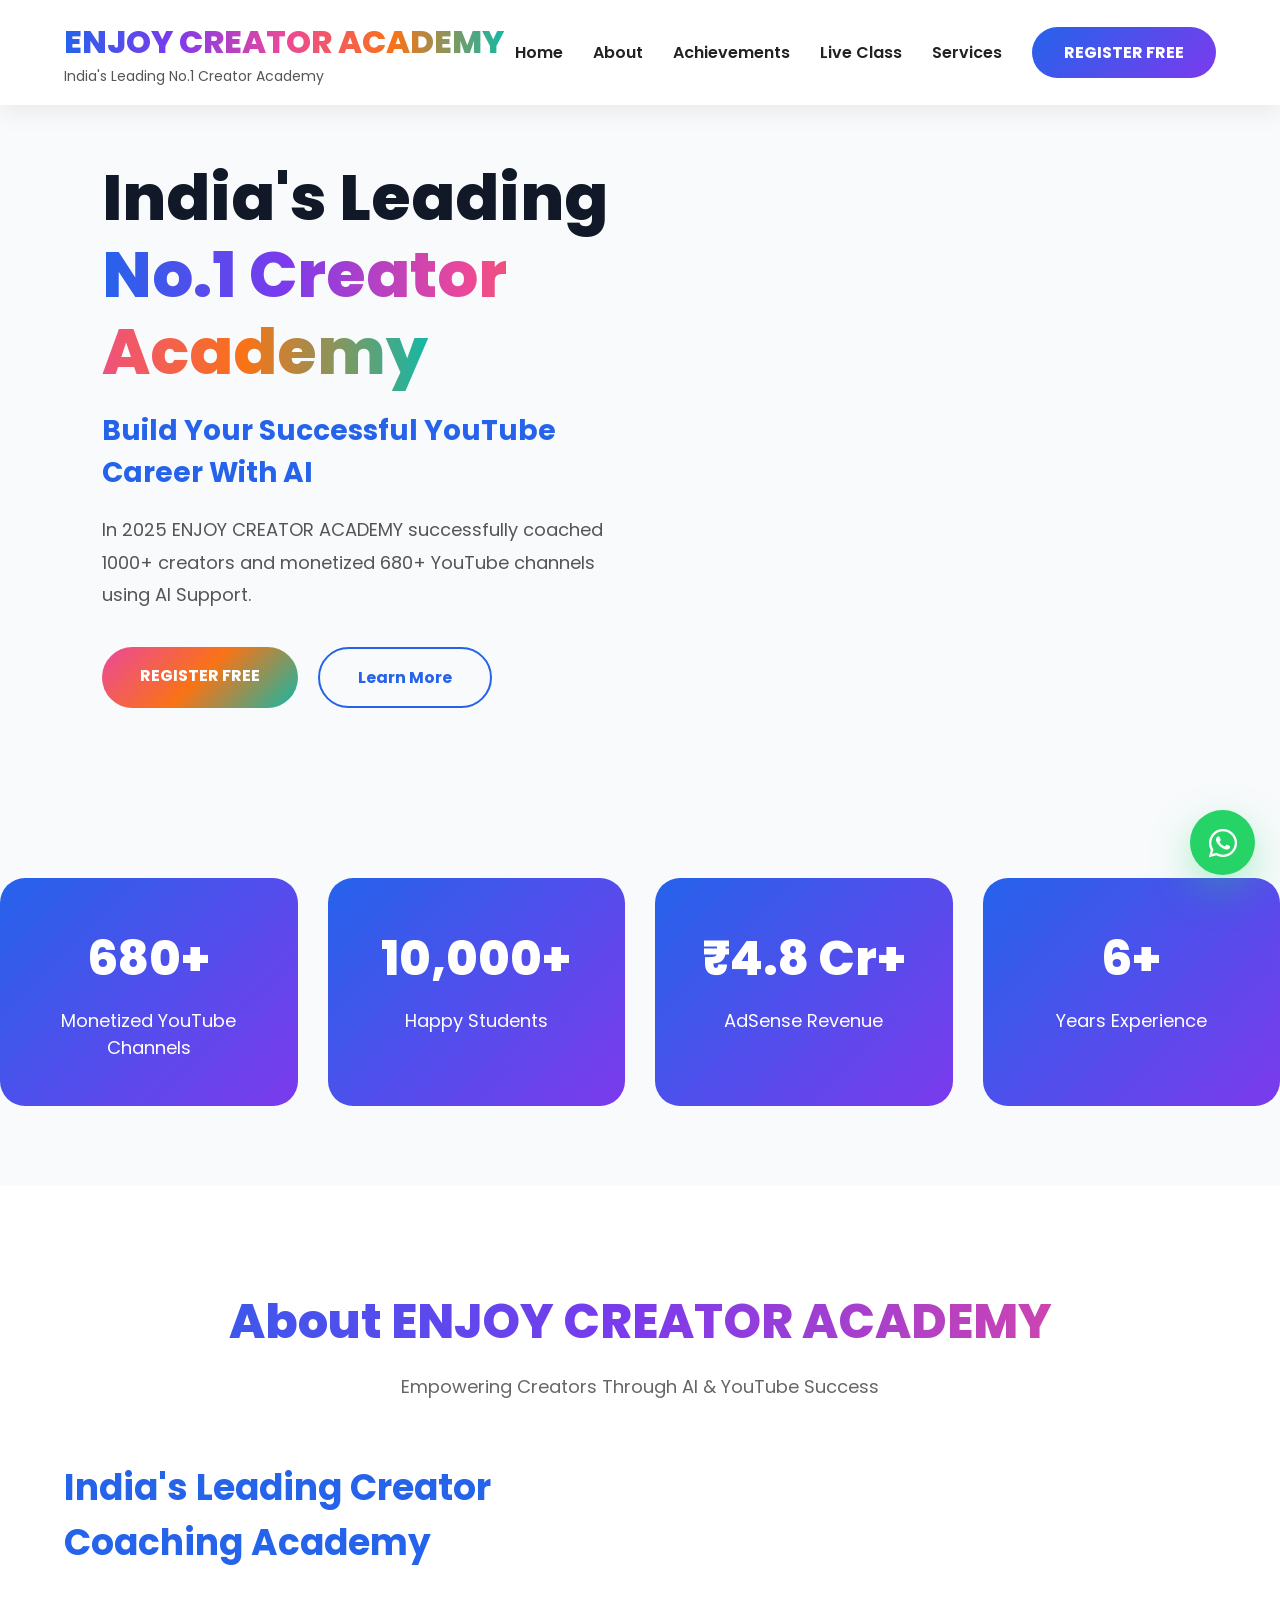
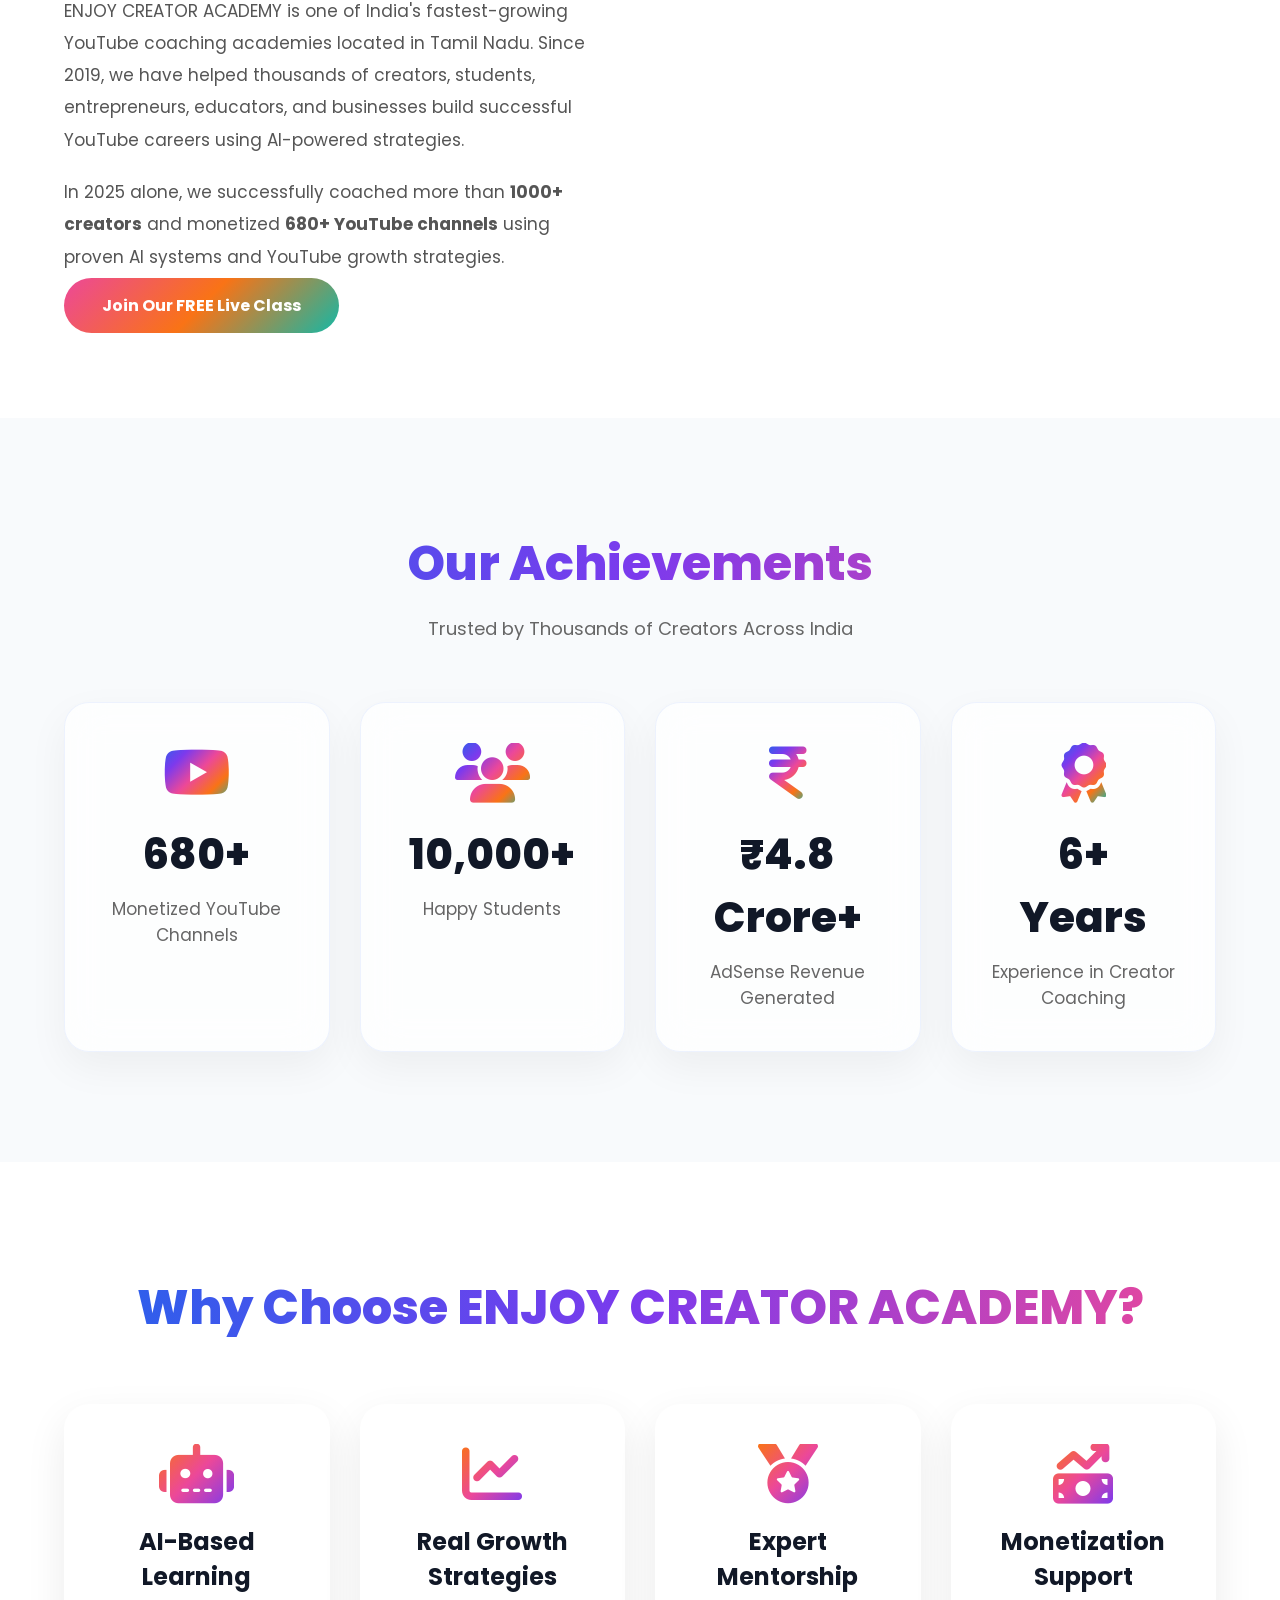
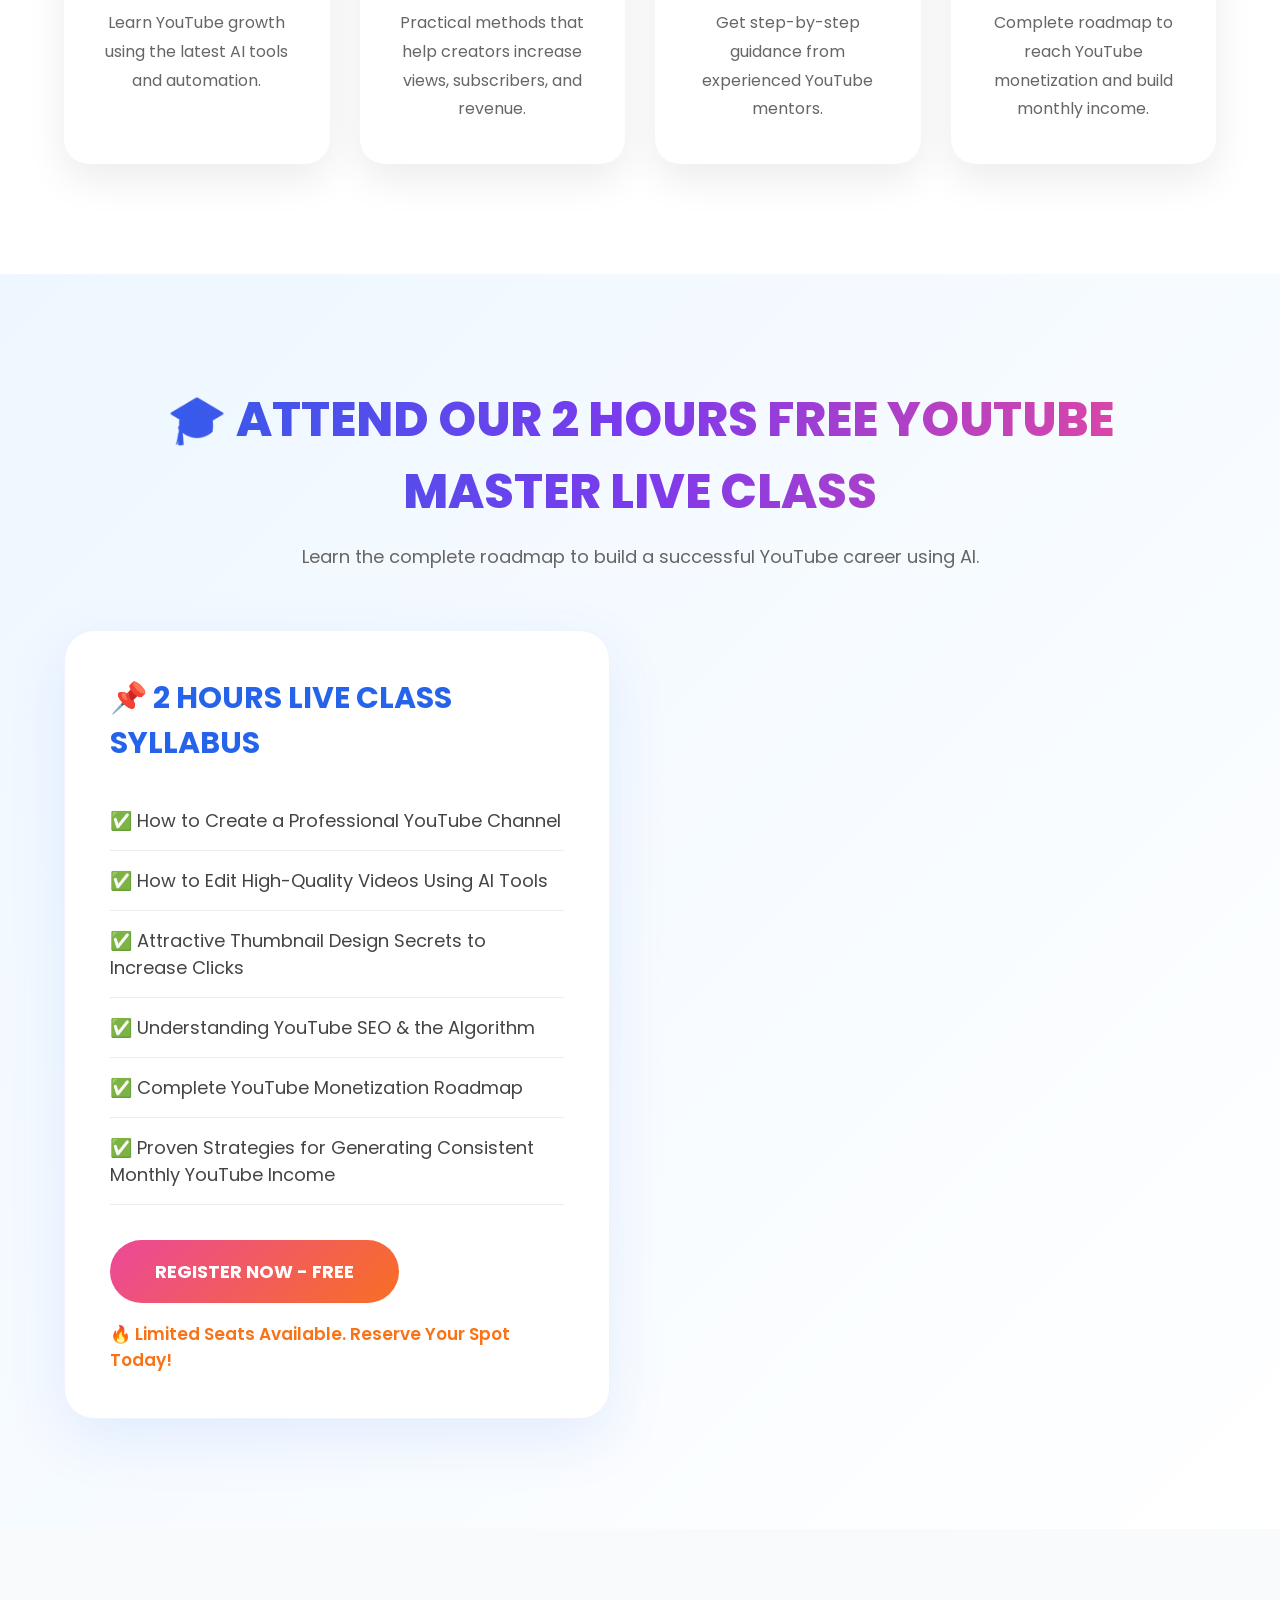
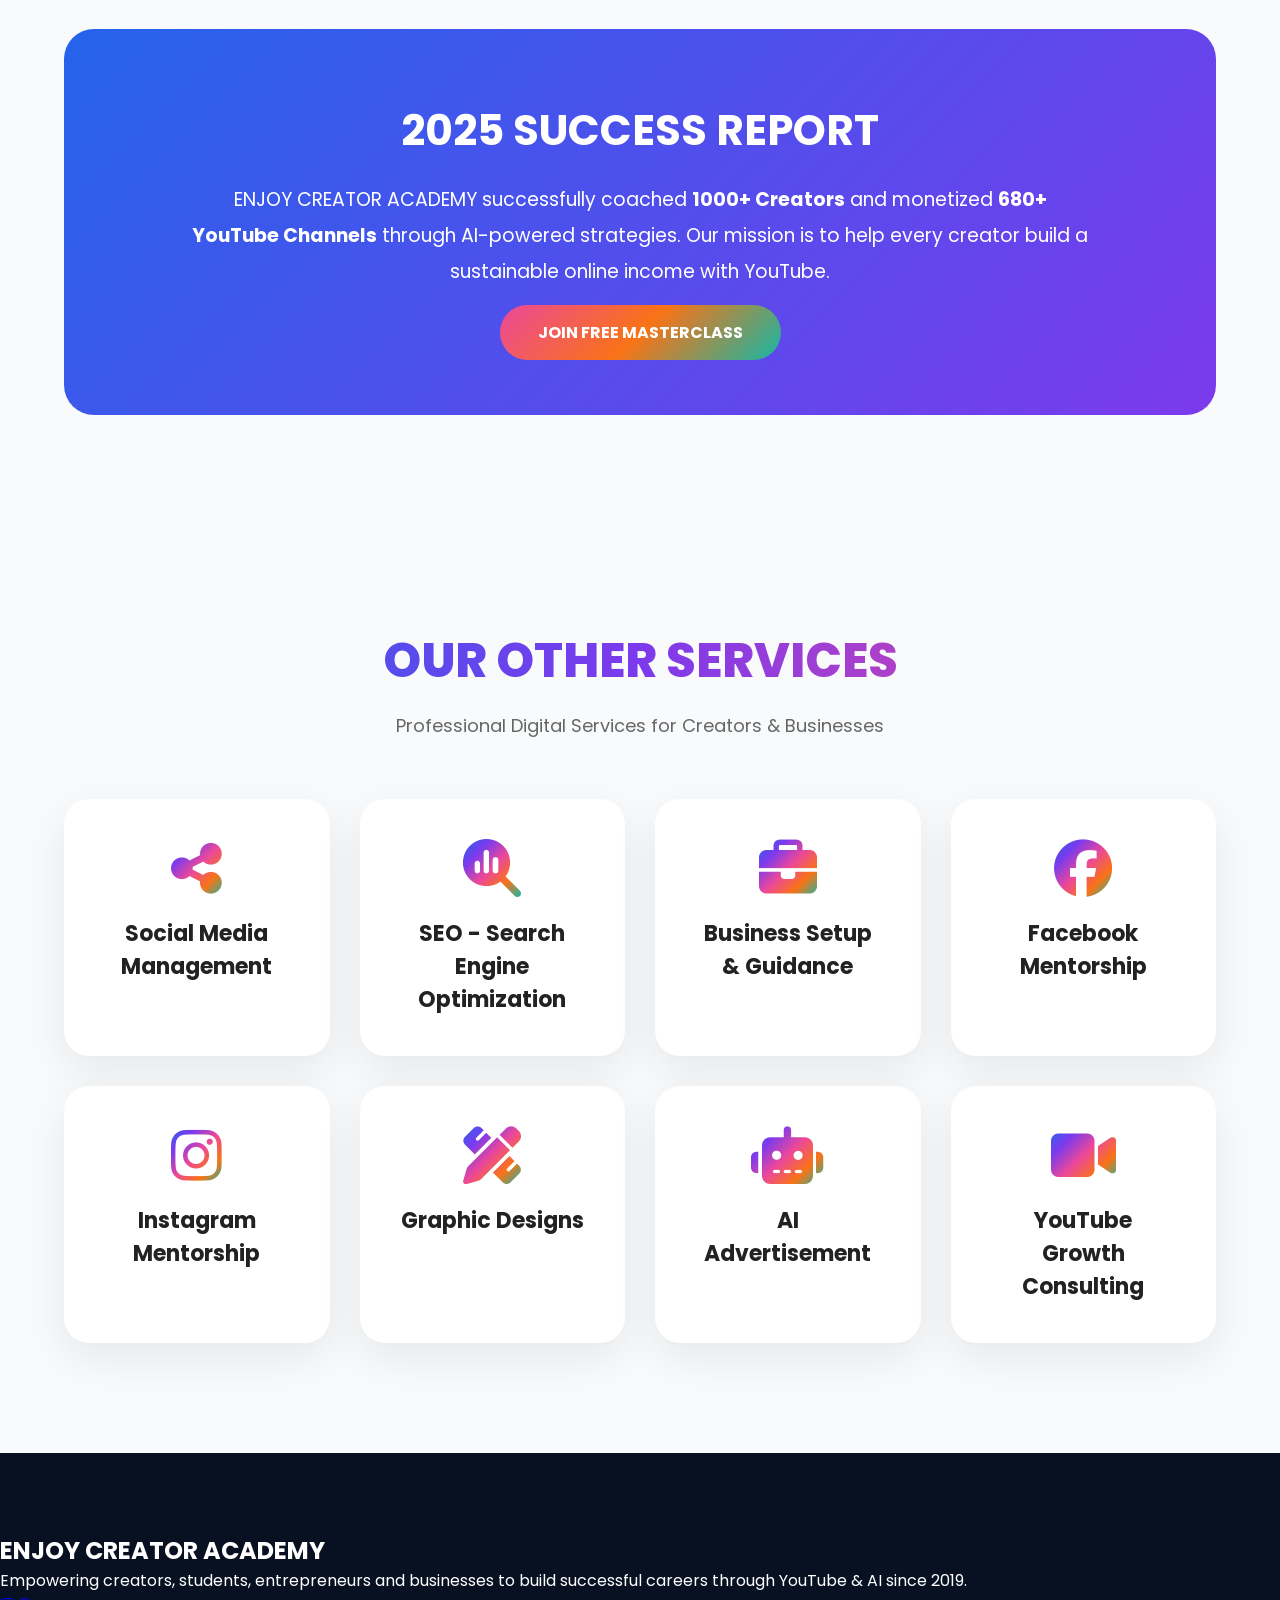
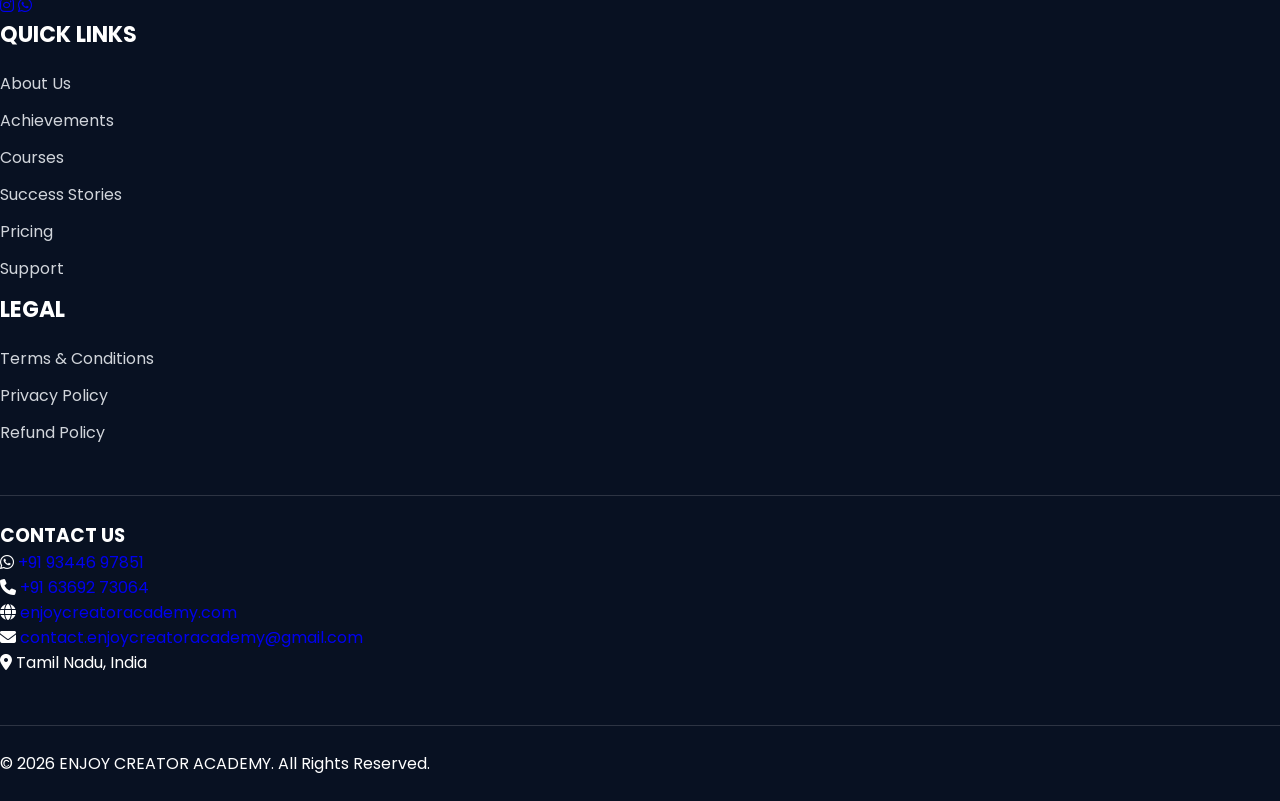
<file: index.html>
<!DOCTYPE html>
<html lang="en">
<head>

<meta charset="UTF-8">
<meta name="viewport" content="width=device-width, initial-scale=1.0">

<title>ENJOY CREATOR ACADEMY | India's No.1 Creator Academy</title>

<meta name="description" content="Join ENJOY CREATOR ACADEMY - India's Leading YouTube Creator Coaching Academy. Learn YouTube Growth, AI Video Editing, SEO & Monetization.">

<meta name="keywords" content="YouTube Coaching, YouTube Course, AI Video Editing, YouTube SEO, Monetization, Creator Academy, Tamil Nadu">

<meta name="author" content="ENJOY CREATOR ACADEMY">

<link rel="stylesheet" href="style.css">

<link rel="preconnect" href="https://fonts.googleapis.com">

<link rel="preconnect" href="https://fonts.gstatic.com" crossorigin>

<link href="https://fonts.googleapis.com/css2?family=Poppins:wght@300;400;500;600;700;800&display=swap" rel="stylesheet">

<link rel="stylesheet"
href="https://cdnjs.cloudflare.com/ajax/libs/font-awesome/6.7.2/css/all.min.css">

</head>

<body>

<!-- ================= NAVBAR ================= -->

<header>

<div class="container">

<div class="logo">
<h2>ENJOY CREATOR ACADEMY</h2>
<p>India's Leading No.1 Creator Academy</p>
</div>

<nav>

<ul>

<li><a href="#home">Home</a></li>

<li><a href="#about">About</a></li>

<li><a href="#achievement">Achievements</a></li>

<li><a href="#class">Live Class</a></li>

<li><a href="#services">Services</a></li>

<li><a href="register.html" class="register-btn">REGISTER FREE</a></li>

</ul>

</nav>

</div>

</header>

<!-- ================= HERO ================= -->

<section id="home" class="hero">

<div class="hero-content">

<h1>
India's Leading <span>No.1 Creator Academy</span>
</h1>

<h2>
Build Your Successful YouTube Career With AI
</h2>

<p>

In 2025 ENJOY CREATOR ACADEMY successfully coached
1000+ creators and monetized
680+ YouTube channels using AI Support.

</p>

<div class="hero-buttons">

<a href="register.html" class="btn-primary">
REGISTER FREE
</a>

<a href="#about" class="btn-secondary">
Learn More
</a>

</div>

</div>

</div>

</section>

<!-- ================= QUICK STATS ================= -->

<section class="stats">

<div class="stat-box">

<h2>680+</h2>

<p>Monetized YouTube Channels</p>

</div>

<div class="stat-box">

<h2>10,000+</h2>

<p>Happy Students</p>

</div>

<div class="stat-box">

<h2>₹4.8 Cr+</h2>

<p>AdSense Revenue</p>

</div>

<div class="stat-box">

<h2>6+</h2>

<p>Years Experience</p>

</div>

</section><!-- ================= ABOUT ================= -->

<section id="about" class="about">

<div class="container">

<div class="section-title">

<h2>About ENJOY CREATOR ACADEMY</h2>

<p>
Empowering Creators Through AI & YouTube Success
</p>

</div>

<div class="about-content">

<div class="about-text">

<h3>India's Leading Creator Coaching Academy</h3>

<p>

ENJOY CREATOR ACADEMY is one of India's fastest-growing YouTube coaching academies located in Tamil Nadu.

Since 2019, we have helped thousands of creators, students, entrepreneurs, educators, and businesses build successful YouTube careers using AI-powered strategies.

</p>

<p>

In 2025 alone, we successfully coached more than <strong>1000+ creators</strong> and monetized <strong>680+ YouTube channels</strong> using proven AI systems and YouTube growth strategies.

</p>

<a href="register.html" class="btn-primary">
Join Our FREE Live Class
</a>

</div>


</div>

</div>

</div>

</section>

<!-- ================= ACHIEVEMENTS ================= -->

<section id="achievement" class="achievement">

<div class="container">

<div class="section-title">

<h2>Our Achievements</h2>

<p>Trusted by Thousands of Creators Across India</p>

</div>

<div class="achievement-grid">

<div class="achievement-card">

<i class="fa-brands fa-youtube"></i>

<h3>680+</h3>

<p>Monetized YouTube Channels</p>

</div>

<div class="achievement-card">

<i class="fa-solid fa-users"></i>

<h3>10,000+</h3>

<p>Happy Students</p>

</div>

<div class="achievement-card">

<i class="fa-solid fa-indian-rupee-sign"></i>

<h3>₹4.8 Crore+</h3>

<p>AdSense Revenue Generated</p>

</div>

<div class="achievement-card">

<i class="fa-solid fa-award"></i>

<h3>6+ Years</h3>

<p>Experience in Creator Coaching</p>

</div>

</div>

</div>

</section>

<!-- ================= WHY CHOOSE US ================= -->

<section class="why-us">

<div class="container">

<div class="section-title">

<h2>Why Choose ENJOY CREATOR ACADEMY?</h2>

</div>

<div class="features">

<div class="feature-box">

<i class="fa-solid fa-robot"></i>

<h3>AI-Based Learning</h3>

<p>Learn YouTube growth using the latest AI tools and automation.</p>

</div>

<div class="feature-box">

<i class="fa-solid fa-chart-line"></i>

<h3>Real Growth Strategies</h3>

<p>Practical methods that help creators increase views, subscribers, and revenue.</p>

</div>

<div class="feature-box">

<i class="fa-solid fa-medal"></i>

<h3>Expert Mentorship</h3>

<p>Get step-by-step guidance from experienced YouTube mentors.</p>

</div>

<div class="feature-box">

<i class="fa-solid fa-money-bill-trend-up"></i>

<h3>Monetization Support</h3>

<p>Complete roadmap to reach YouTube monetization and build monthly income.</p>

</div>

</div>

</div>

</section><!-- ================= FREE LIVE CLASS ================= -->

<section id="class" class="live-class">

<div class="container">

<div class="section-title">

<h2>🎓 ATTEND OUR 2 HOURS FREE YOUTUBE MASTER LIVE CLASS</h2>

<p>
Learn the complete roadmap to build a successful YouTube career using AI.
</p>

</div>

<div class="class-content">

<div class="syllabus">

<h3>📌 2 HOURS LIVE CLASS SYLLABUS</h3>

<ul>

<li>✅ How to Create a Professional YouTube Channel</li>

<li>✅ How to Edit High-Quality Videos Using AI Tools</li>

<li>✅ Attractive Thumbnail Design Secrets to Increase Clicks</li>

<li>✅ Understanding YouTube SEO & the Algorithm</li>

<li>✅ Complete YouTube Monetization Roadmap</li>

<li>✅ Proven Strategies for Generating Consistent Monthly YouTube Income</li>

</ul>

<a href="register.html" class="register-big-btn">
REGISTER NOW - FREE
</a>

<p class="limited">
🔥 Limited Seats Available. Reserve Your Spot Today!
</p>

</div>

</div>

</section>

<!-- ================= SUCCESS ================= -->

<section class="success">

<div class="container">

<div class="success-box">

<h2>2025 SUCCESS REPORT</h2>

<p>

ENJOY CREATOR ACADEMY successfully coached
<strong>1000+ Creators</strong> and monetized
<strong>680+ YouTube Channels</strong> through AI-powered strategies.

Our mission is to help every creator build a sustainable online income with YouTube.

</p>

<a href="register.html" class="btn-primary">
JOIN FREE MASTERCLASS
</a>

</div>

</div>

</section>

<!-- ================= OUR SERVICES ================= -->

<section id="services" class="services">

<div class="container">

<div class="section-title">

<h2>OUR OTHER SERVICES</h2>

<p>Professional Digital Services for Creators & Businesses</p>

</div>

<div class="service-grid">

<div class="service-card">

<i class="fa-solid fa-share-nodes"></i>

<h3>Social Media Management</h3>

</div>

<div class="service-card">

<i class="fa-solid fa-magnifying-glass-chart"></i>

<h3>SEO - Search Engine Optimization</h3>

</div>

<div class="service-card">

<i class="fa-solid fa-briefcase"></i>

<h3>Business Setup & Guidance</h3>

</div>

<div class="service-card">

<i class="fa-brands fa-facebook"></i>

<h3>Facebook Mentorship</h3>

</div>

<div class="service-card">

<i class="fa-brands fa-instagram"></i>

<h3>Instagram Mentorship</h3>

</div>

<div class="service-card">

<i class="fa-solid fa-pen-ruler"></i>

<h3>Graphic Designs</h3>

</div>

<div class="service-card">

<i class="fa-solid fa-robot"></i>

<h3>AI Advertisement</h3>

</div>

<div class="service-card">

<i class="fa-solid fa-video"></i>

<h3>YouTube Growth Consulting</h3>

</div>

</div>

</div>

</section><!-- ================= FOOTER ================= -->
<!-- ================= PREMIUM FOOTER ================= -->

<footer class="footer">

<div class="footer-top">

<div class="footer-logo">

<h2>

<span class="logo-blue">ENJOY</span>

<span class="logo-purple">CREATOR</span>

<span class="logo-orange">ACADEMY</span>

</h2>

<p>

Empowering creators, students, entrepreneurs and businesses to build successful careers through YouTube & AI since 2019.

</p>

<div class="footer-social">

<a href="https://www.instagram.com/enjoycreatoracademy?igsh=czloaXUwMWpkYmtv" target="_blank">

<i class="fab fa-instagram"></i>

</a>

<a href="https://wa.me/919344697851" target="_blank">

<i class="fab fa-whatsapp"></i>

</a>

</div>

</div>

<div class="footer-links">

<div class="footer-column">

<h3>QUICK LINKS</h3>

<ul>

<li><a href="about.html">About Us</a></li>

<li><a href="#achievement">Achievements</a></li>

<li><a href="courses.html">Courses</a></li>

<li><a href="success.html">Success Stories</a></li>

<li><a href="pricing.html">Pricing</a></li>

<li><a href="support.html">Support</a></li>

</ul>

</div>

<div class="footer-column">

<h3>LEGAL</h3>

<ul>

<li><a href="terms.html">Terms & Conditions</a></li>

<li><a href="privacy.html">Privacy Policy</a></li>

<li><a href="refund.html">Refund Policy</a></li>

</ul>

</div>

</div>

</div>

<hr>

<div class="footer-contact">

<h3>CONTACT US</h3>

<div class="contact-item">

<i class="fab fa-whatsapp"></i>

<a href="https://wa.me/919344697851">

+91 93446 97851

</a>

</div>

<div class="contact-item">

<i class="fas fa-phone"></i>

<a href="tel:+916369273064">

+91 63692 73064

</a>

</div>

<div class="contact-item">

<i class="fas fa-globe"></i>

<a href="https://enjoycreatoracademy.com">

enjoycreatoracademy.com

</a>

</div>

<div class="contact-item">

<i class="fas fa-envelope"></i>

<a href="mailto:contact.enjoycreatoracademy@gmail.com">

contact.enjoycreatoracademy@gmail.com

</a>

</div>

<div class="contact-item">

<i class="fas fa-location-dot"></i>

Tamil Nadu, India

</div>

</div>

<hr>

<div class="footer-bottom">

<p>

© 2026 ENJOY CREATOR ACADEMY. All Rights Reserved.

</p>

</div>

</footer>

<!-- Floating WhatsApp Button -->

<a href="https://wa.me/919344697851"

class="floating-whatsapp"

target="_blank">

<i class="fab fa-whatsapp"></i>

</a>

<script src="script.js"></script>

</body>

</html>
</file>
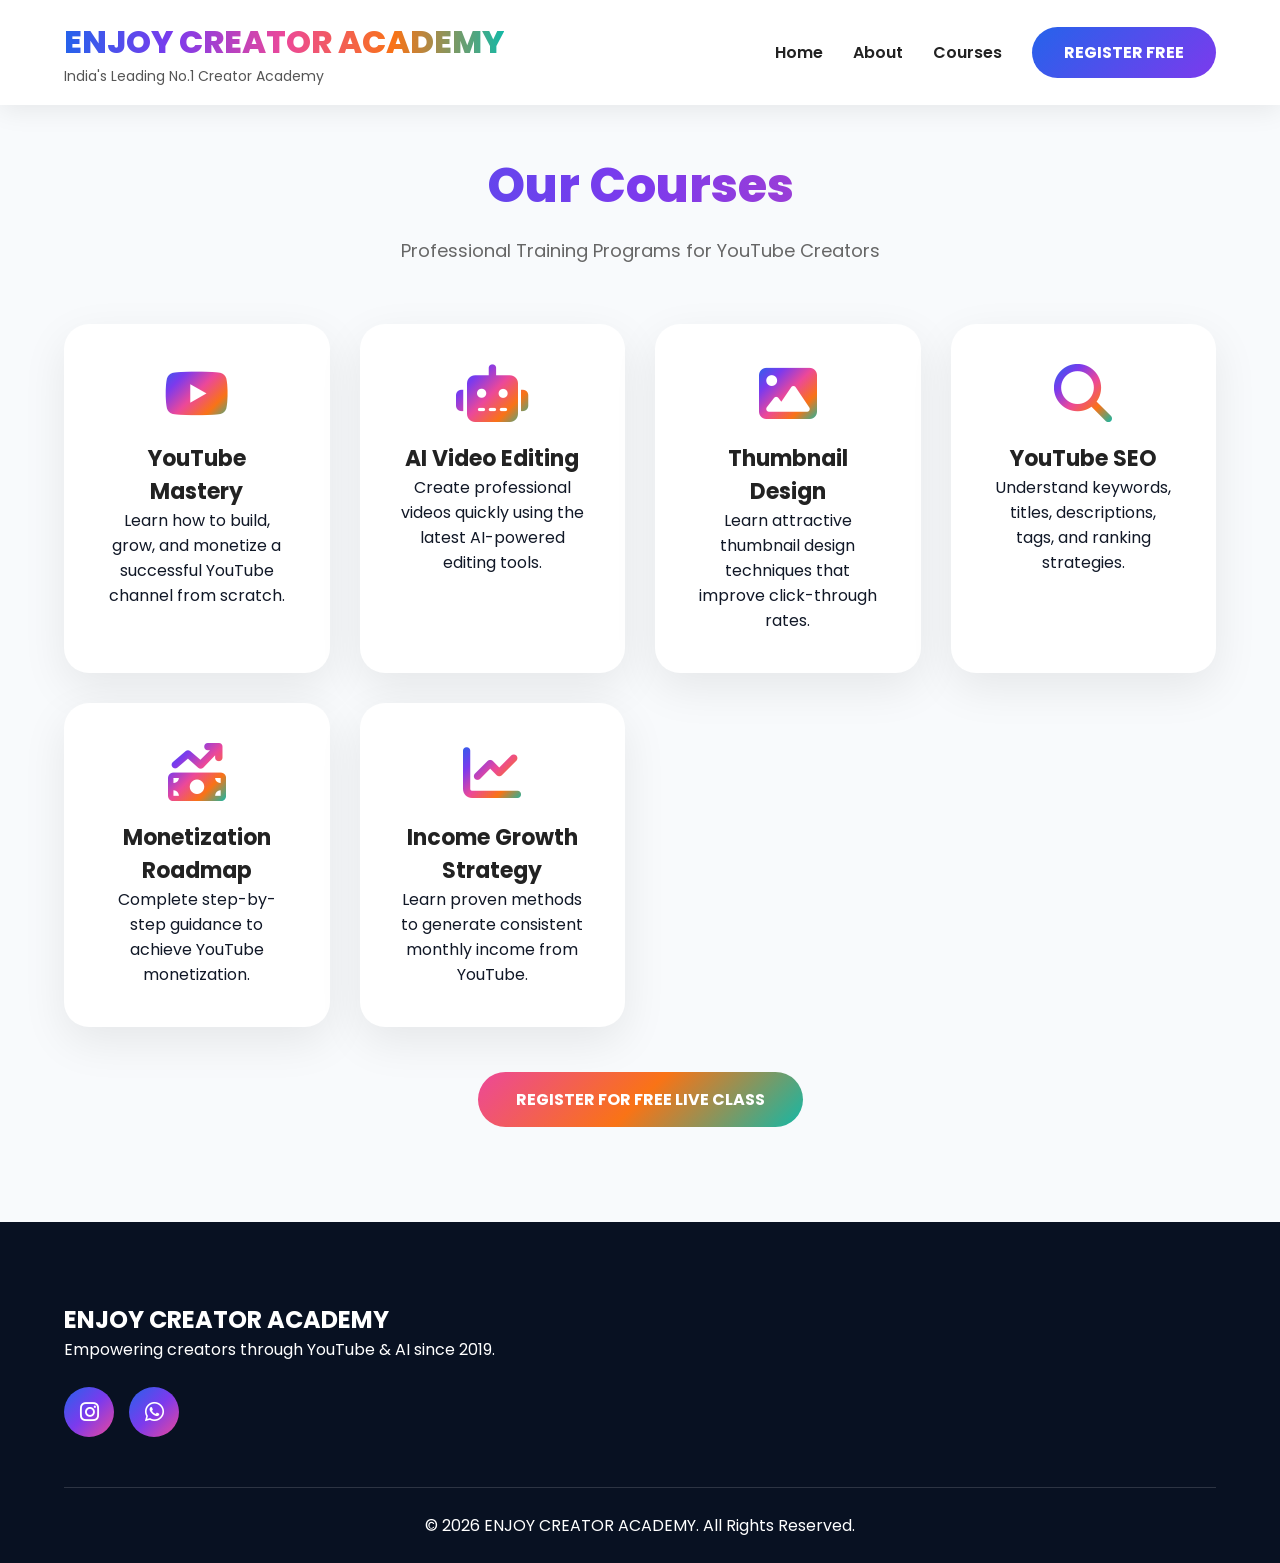
<file: courses.html>
<!DOCTYPE html>
<html lang="en">

<head>

<meta charset="UTF-8">
<meta name="viewport" content="width=device-width, initial-scale=1.0">

<title>Courses | ENJOY CREATOR ACADEMY</title>

<link rel="stylesheet" href="style.css">

<link href="https://cdnjs.cloudflare.com/ajax/libs/font-awesome/6.7.2/css/all.min.css" rel="stylesheet">

</head>

<body>

<header>

<div class="container">

<div class="logo">

<h2>ENJOY CREATOR ACADEMY</h2>

<p>India's Leading No.1 Creator Academy</p>

</div>

<nav>

<ul>

<li><a href="index.html">Home</a></li>

<li><a href="about.html">About</a></li>

<li><a href="courses.html">Courses</a></li>

<li><a href="register.html" class="register-btn">REGISTER FREE</a></li>

</ul>

</nav>

</div>

</header>

<section class="services" style="padding-top:150px;">

<div class="container">

<div class="section-title">

<h2>Our Courses</h2>

<p>Professional Training Programs for YouTube Creators</p>

</div>

<div class="service-grid">

<div class="service-card">

<i class="fab fa-youtube"></i>

<h3>YouTube Mastery</h3>

<p>Learn how to build, grow, and monetize a successful YouTube channel from scratch.</p>

</div>

<div class="service-card">

<i class="fas fa-robot"></i>

<h3>AI Video Editing</h3>

<p>Create professional videos quickly using the latest AI-powered editing tools.</p>

</div>

<div class="service-card">

<i class="fas fa-image"></i>

<h3>Thumbnail Design</h3>

<p>Learn attractive thumbnail design techniques that improve click-through rates.</p>

</div>

<div class="service-card">

<i class="fas fa-search"></i>

<h3>YouTube SEO</h3>

<p>Understand keywords, titles, descriptions, tags, and ranking strategies.</p>

</div>

<div class="service-card">

<i class="fas fa-money-bill-trend-up"></i>

<h3>Monetization Roadmap</h3>

<p>Complete step-by-step guidance to achieve YouTube monetization.</p>

</div>

<div class="service-card">

<i class="fas fa-chart-line"></i>

<h3>Income Growth Strategy</h3>

<p>Learn proven methods to generate consistent monthly income from YouTube.</p>

</div>

</div>

<div style="text-align:center;margin-top:60px;">

<a href="register.html" class="btn-primary">

REGISTER FOR FREE LIVE CLASS

</a>

</div>

</div>

</section>

<footer class="footer">

<div class="container">

<h2>ENJOY CREATOR ACADEMY</h2>

<p>

Empowering creators through YouTube & AI since 2019.

</p>

<div class="social-icons">

<a href="https://www.instagram.com/enjoycreatoracademy?igsh=czloaXUwMWpkYmtv" target="_blank">

<i class="fab fa-instagram"></i>

</a>

<a href="https://wa.me/919344697851" target="_blank">

<i class="fab fa-whatsapp"></i>

</a>

</div>

<hr>

<p style="text-align:center;margin-top:20px;">

© 2026 ENJOY CREATOR ACADEMY. All Rights Reserved.

</p>

</div>

</footer>

</body>

</html>
</file>
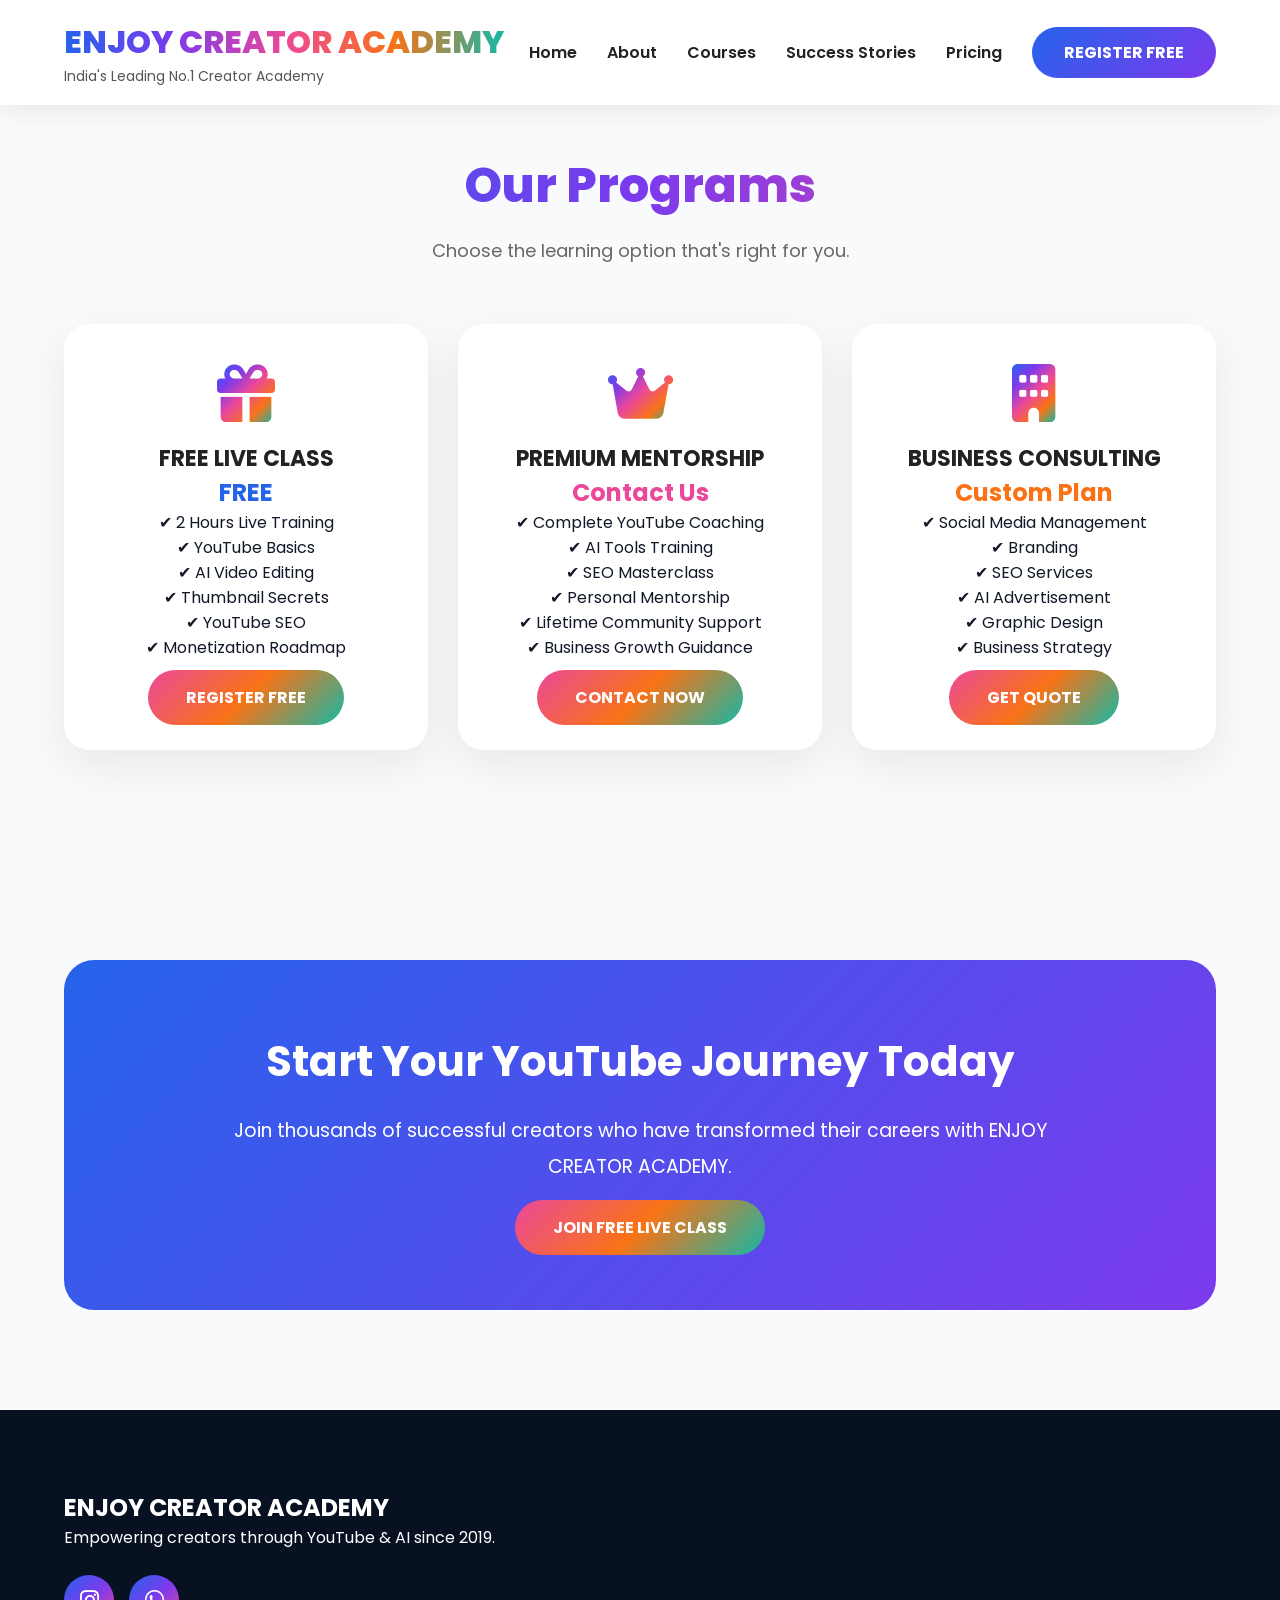
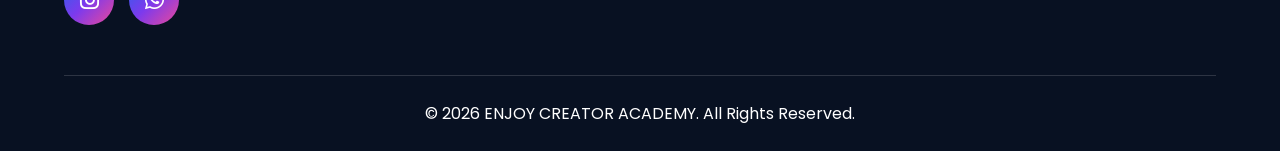
<file: pricing.html>
<!DOCTYPE html>
<html lang="en">

<head>

<meta charset="UTF-8">
<meta name="viewport" content="width=device-width, initial-scale=1.0">

<title>Pricing | ENJOY CREATOR ACADEMY</title>

<link rel="stylesheet" href="style.css">

<link href="https://cdnjs.cloudflare.com/ajax/libs/font-awesome/6.7.2/css/all.min.css" rel="stylesheet">

</head>

<body>

<header>

<div class="container">

<div class="logo">

<h2>ENJOY CREATOR ACADEMY</h2>

<p>India's Leading No.1 Creator Academy</p>

</div>

<nav>

<ul>

<li><a href="index.html">Home</a></li>
<li><a href="about.html">About</a></li>
<li><a href="courses.html">Courses</a></li>
<li><a href="success.html">Success Stories</a></li>
<li><a href="pricing.html">Pricing</a></li>

<li>

<a href="register.html" class="register-btn">

REGISTER FREE

</a>

</li>

</ul>

</nav>

</div>

</header>

<section class="services" style="padding-top:150px;">

<div class="container">

<div class="section-title">

<h2>Our Programs</h2>

<p>

Choose the learning option that's right for you.

</p>

</div>

<div class="service-grid">

<div class="service-card">

<i class="fas fa-gift"></i>

<h3>FREE LIVE CLASS</h3>

<h2 style="color:#2563EB;">FREE</h2>

<p>✔ 2 Hours Live Training</p>

<p>✔ YouTube Basics</p>

<p>✔ AI Video Editing</p>

<p>✔ Thumbnail Secrets</p>

<p>✔ YouTube SEO</p>

<p>✔ Monetization Roadmap</p>

<br>

<a href="register.html" class="btn-primary">

REGISTER FREE

</a>

</div>

<div class="service-card">

<i class="fas fa-crown"></i>

<h3>PREMIUM MENTORSHIP</h3>

<h2 style="color:#EC4899;">

Contact Us

</h2>

<p>✔ Complete YouTube Coaching</p>

<p>✔ AI Tools Training</p>

<p>✔ SEO Masterclass</p>

<p>✔ Personal Mentorship</p>

<p>✔ Lifetime Community Support</p>

<p>✔ Business Growth Guidance</p>

<br>

<a href="https://wa.me/919344697851"

class="btn-primary">

CONTACT NOW

</a>

</div>

<div class="service-card">

<i class="fas fa-building"></i>

<h3>BUSINESS CONSULTING</h3>

<h2 style="color:#F97316;">

Custom Plan

</h2>

<p>✔ Social Media Management</p>

<p>✔ Branding</p>

<p>✔ SEO Services</p>

<p>✔ AI Advertisement</p>

<p>✔ Graphic Design</p>

<p>✔ Business Strategy</p>

<br>

<a href="https://wa.me/919344697851"

class="btn-primary">

GET QUOTE

</a>

</div>

</div>

</div>

</section>

<section class="success">

<div class="container">

<div class="success-box">

<h2>Start Your YouTube Journey Today</h2>

<p>

Join thousands of successful creators who have transformed their careers with ENJOY CREATOR ACADEMY.

</p>

<a href="register.html"

class="btn-primary">

JOIN FREE LIVE CLASS

</a>

</div>

</div>

</section>

<footer class="footer">

<div class="container">

<h2>ENJOY CREATOR ACADEMY</h2>

<p>

Empowering creators through YouTube & AI since 2019.

</p>

<div class="social-icons">

<a href="https://www.instagram.com/enjoycreatoracademy?igsh=czloaXUwMWpkYmtv">

<i class="fab fa-instagram"></i>

</a>

<a href="https://wa.me/919344697851">

<i class="fab fa-whatsapp"></i>

</a>

</div>

<hr>

<p style="text-align:center;">

© 2026 ENJOY CREATOR ACADEMY. All Rights Reserved.

</p>

</div>

</footer>

</body>

</html>
</file>
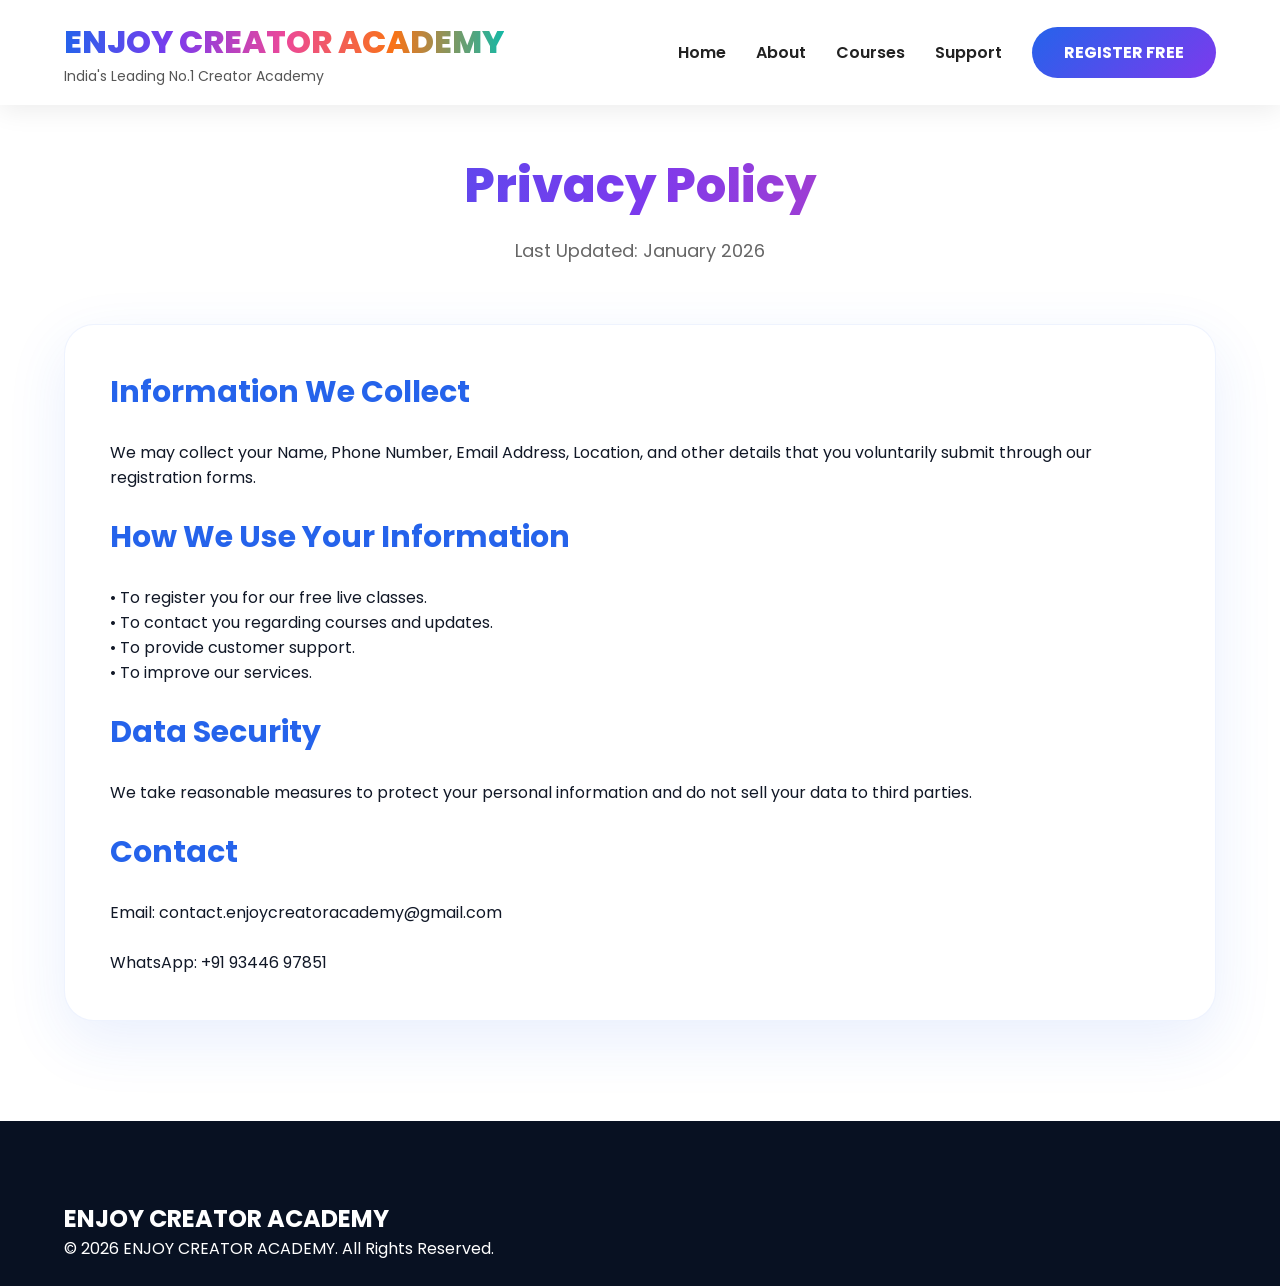
<file: privacy.html>
<!DOCTYPE html>
<html lang="en">

<head>

<meta charset="UTF-8">

<meta name="viewport" content="width=device-width, initial-scale=1.0">

<title>Privacy Policy | ENJOY CREATOR ACADEMY</title>

<link rel="stylesheet" href="style.css">

<link rel="stylesheet"
href="https://cdnjs.cloudflare.com/ajax/libs/font-awesome/6.7.2/css/all.min.css">

</head>

<body>

<header>

<div class="container">

<div class="logo">

<h2>ENJOY CREATOR ACADEMY</h2>

<p>India's Leading No.1 Creator Academy</p>

</div>

<nav>

<ul>

<li><a href="index.html">Home</a></li>

<li><a href="about.html">About</a></li>

<li><a href="courses.html">Courses</a></li>

<li><a href="support.html">Support</a></li>

<li>

<a href="register.html" class="register-btn">

REGISTER FREE

</a>

</li>

</ul>

</nav>

</div>

</header>

<section class="about" style="padding-top:150px;">

<div class="container">

<div class="section-title">

<h2>Privacy Policy</h2>

<p>Last Updated: January 2026</p>

</div>

<div class="syllabus">

<h3>Information We Collect</h3>

<p>

We may collect your Name, Phone Number, Email Address, Location, and other details that you voluntarily submit through our registration forms.

</p>

<br>

<h3>How We Use Your Information</h3>

<p>

• To register you for our free live classes.<br>

• To contact you regarding courses and updates.<br>

• To provide customer support.<br>

• To improve our services.

</p>

<br>

<h3>Data Security</h3>

<p>

We take reasonable measures to protect your personal information and do not sell your data to third parties.

</p>

<br>

<h3>Contact</h3>

<p>

Email:
contact.enjoycreatoracademy@gmail.com

<br><br>

WhatsApp:
+91 93446 97851

</p>

</div>

</div>

</section>

<footer class="footer">

<div class="container">

<h2>ENJOY CREATOR ACADEMY</h2>

<p>

© 2026 ENJOY CREATOR ACADEMY. All Rights Reserved.

</p>

</div>

</footer>

</body>

</html>
</file>
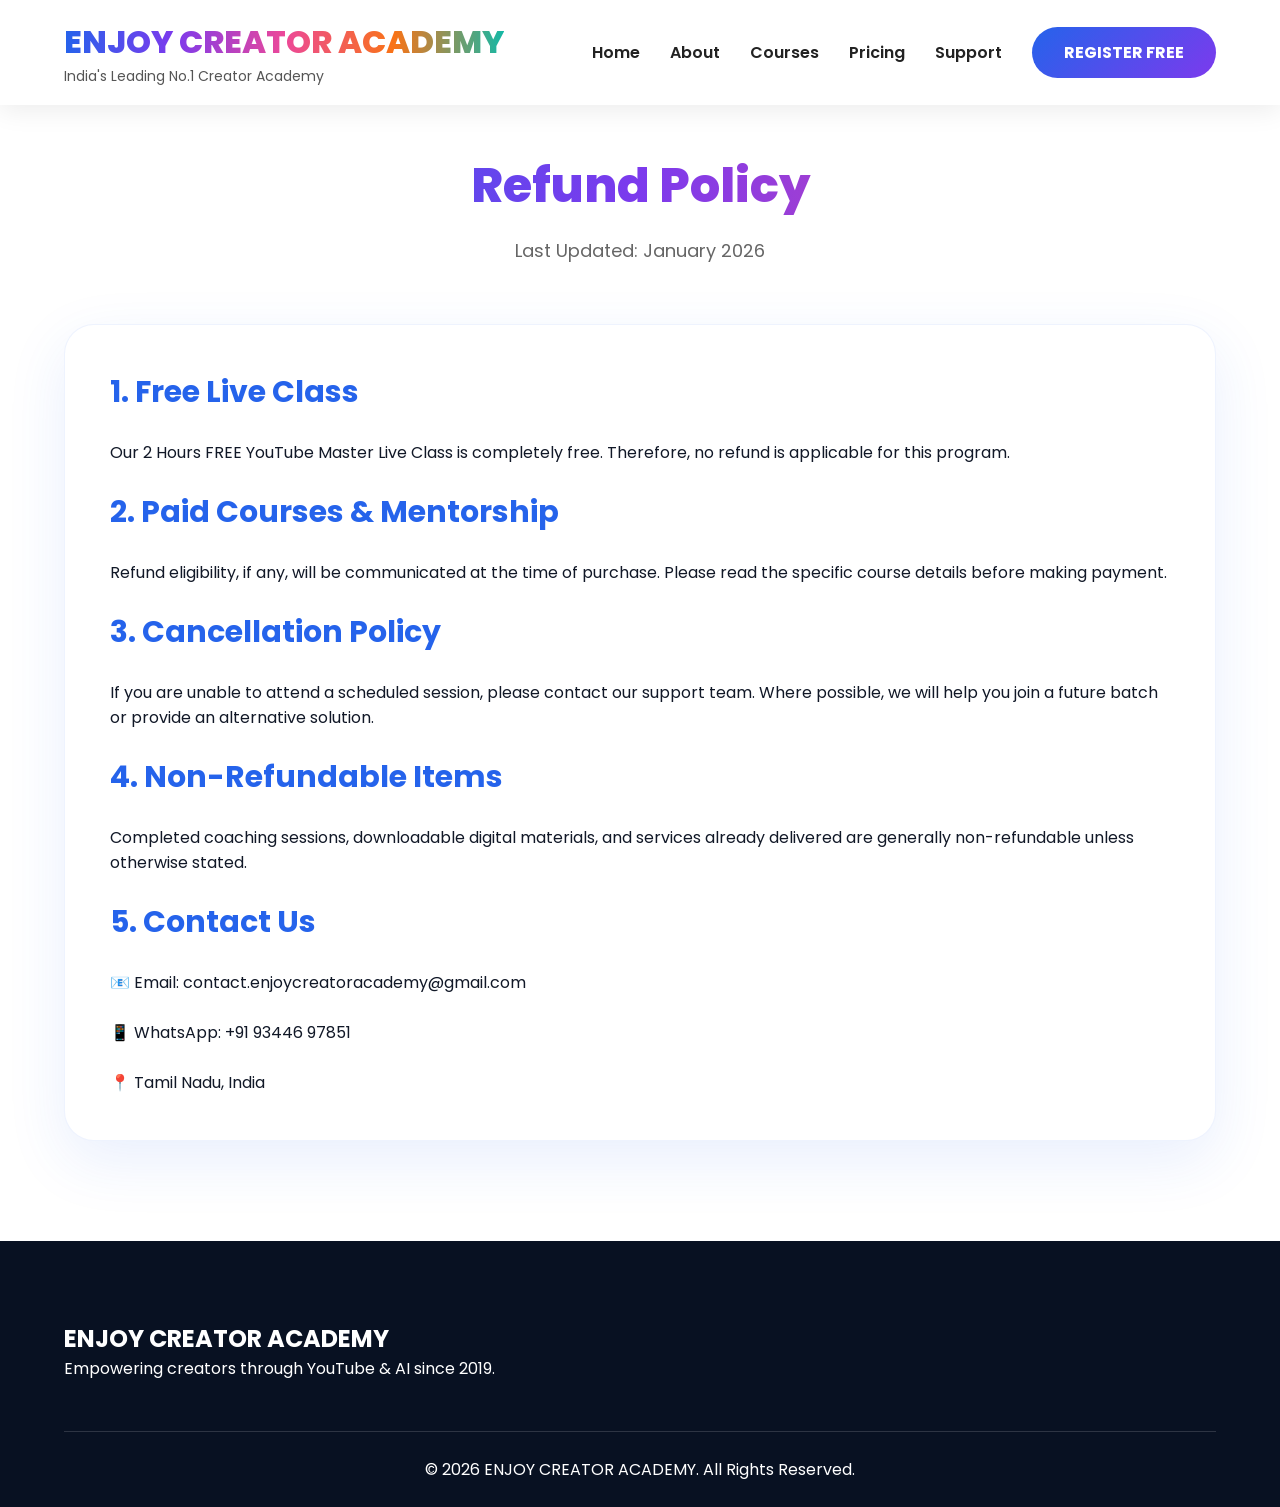
<file: refund.html>
<!DOCTYPE html>
<html lang="en">

<head>

<meta charset="UTF-8">
<meta name="viewport" content="width=device-width, initial-scale=1.0">

<title>Refund Policy | ENJOY CREATOR ACADEMY</title>

<link rel="stylesheet" href="style.css">

<link rel="stylesheet"
href="https://cdnjs.cloudflare.com/ajax/libs/font-awesome/6.7.2/css/all.min.css">

</head>

<body>

<header>

<div class="container">

<div class="logo">

<h2>ENJOY CREATOR ACADEMY</h2>

<p>India's Leading No.1 Creator Academy</p>

</div>

<nav>

<ul>

<li><a href="index.html">Home</a></li>
<li><a href="about.html">About</a></li>
<li><a href="courses.html">Courses</a></li>
<li><a href="pricing.html">Pricing</a></li>
<li><a href="support.html">Support</a></li>

<li>

<a href="register.html" class="register-btn">

REGISTER FREE

</a>

</li>

</ul>

</nav>

</div>

</header>

<section class="about" style="padding-top:150px;">

<div class="container">

<div class="section-title">

<h2>Refund Policy</h2>

<p>Last Updated: January 2026</p>

</div>

<div class="syllabus">

<h3>1. Free Live Class</h3>

<p>

Our 2 Hours FREE YouTube Master Live Class is completely free. Therefore, no refund is applicable for this program.

</p>

<br>

<h3>2. Paid Courses & Mentorship</h3>

<p>

Refund eligibility, if any, will be communicated at the time of purchase. Please read the specific course details before making payment.

</p>

<br>

<h3>3. Cancellation Policy</h3>

<p>

If you are unable to attend a scheduled session, please contact our support team. Where possible, we will help you join a future batch or provide an alternative solution.

</p>

<br>

<h3>4. Non-Refundable Items</h3>

<p>

Completed coaching sessions, downloadable digital materials, and services already delivered are generally non-refundable unless otherwise stated.

</p>

<br>

<h3>5. Contact Us</h3>

<p>

📧 Email: contact.enjoycreatoracademy@gmail.com

<br><br>

📱 WhatsApp: +91 93446 97851

<br><br>

📍 Tamil Nadu, India

</p>

</div>

</div>

</section>

<footer class="footer">

<div class="container">

<h2>ENJOY CREATOR ACADEMY</h2>

<p>

Empowering creators through YouTube & AI since 2019.

</p>

<hr>

<p style="text-align:center;">

© 2026 ENJOY CREATOR ACADEMY. All Rights Reserved.

</p>

</div>

</footer>

</body>

</html>
</file>
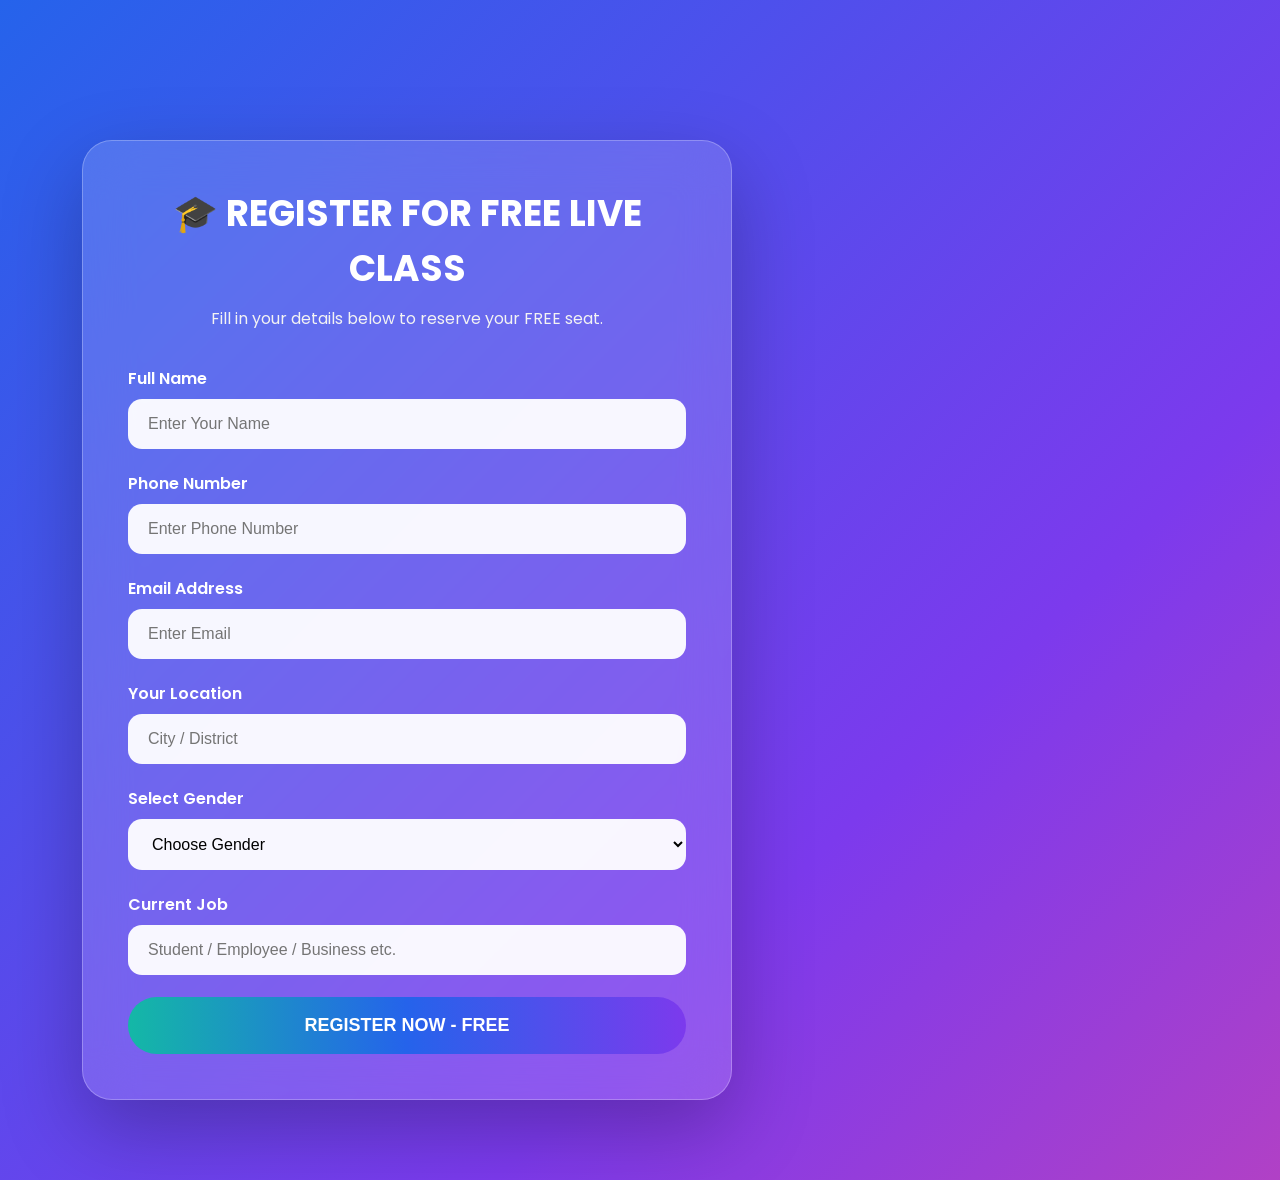
<file: register.html>
<!DOCTYPE html>
<html lang="en">

<head>

<meta charset="UTF-8">

<meta name="viewport" content="width=device-width, initial-scale=1.0">

<title>Register | ENJOY CREATOR ACADEMY</title>

<link rel="stylesheet" href="style.css">

<link href="https://cdnjs.cloudflare.com/ajax/libs/font-awesome/6.7.2/css/all.min.css" rel="stylesheet">

</head>

<body>

<section class="register-page">

<div class="container">

<div class="register-card">

<h1>🎓 REGISTER FOR FREE LIVE CLASS</h1>

<p>
Fill in your details below to reserve your FREE seat.
</p>

<form onsubmit="submitRegistration(event)">

<div class="input-box">

<label>Full Name</label>

<input type="text" id="name" placeholder="Enter Your Name" required>

</div>

<div class="input-box">

<label>Phone Number</label>

<input type="tel" id="phone" placeholder="Enter Phone Number" required>

</div>

<div class="input-box">

<label>Email Address</label>

<input type="email" id="email" placeholder="Enter Email" required>

</div>

<div class="input-box">

<label>Your Location</label>

<input type="text" id="location" placeholder="City / District" required>

</div>

<div class="input-box">

<label>Select Gender</label>

<select id="gender" required>

<option value="">Choose Gender</option>

<option>Male</option>

<option>Female</option>

<option>Other</option>

</select>

</div>

<div class="input-box">

<label>Current Job</label>

<input type="text" id="job" placeholder="Student / Employee / Business etc." required>

</div>

<button type="submit" class="btn-primary">

REGISTER NOW - FREE

</button>

</form>

</div>

</div>

</section>

<script src="script.js"></script>

</body>

</html>
</file>
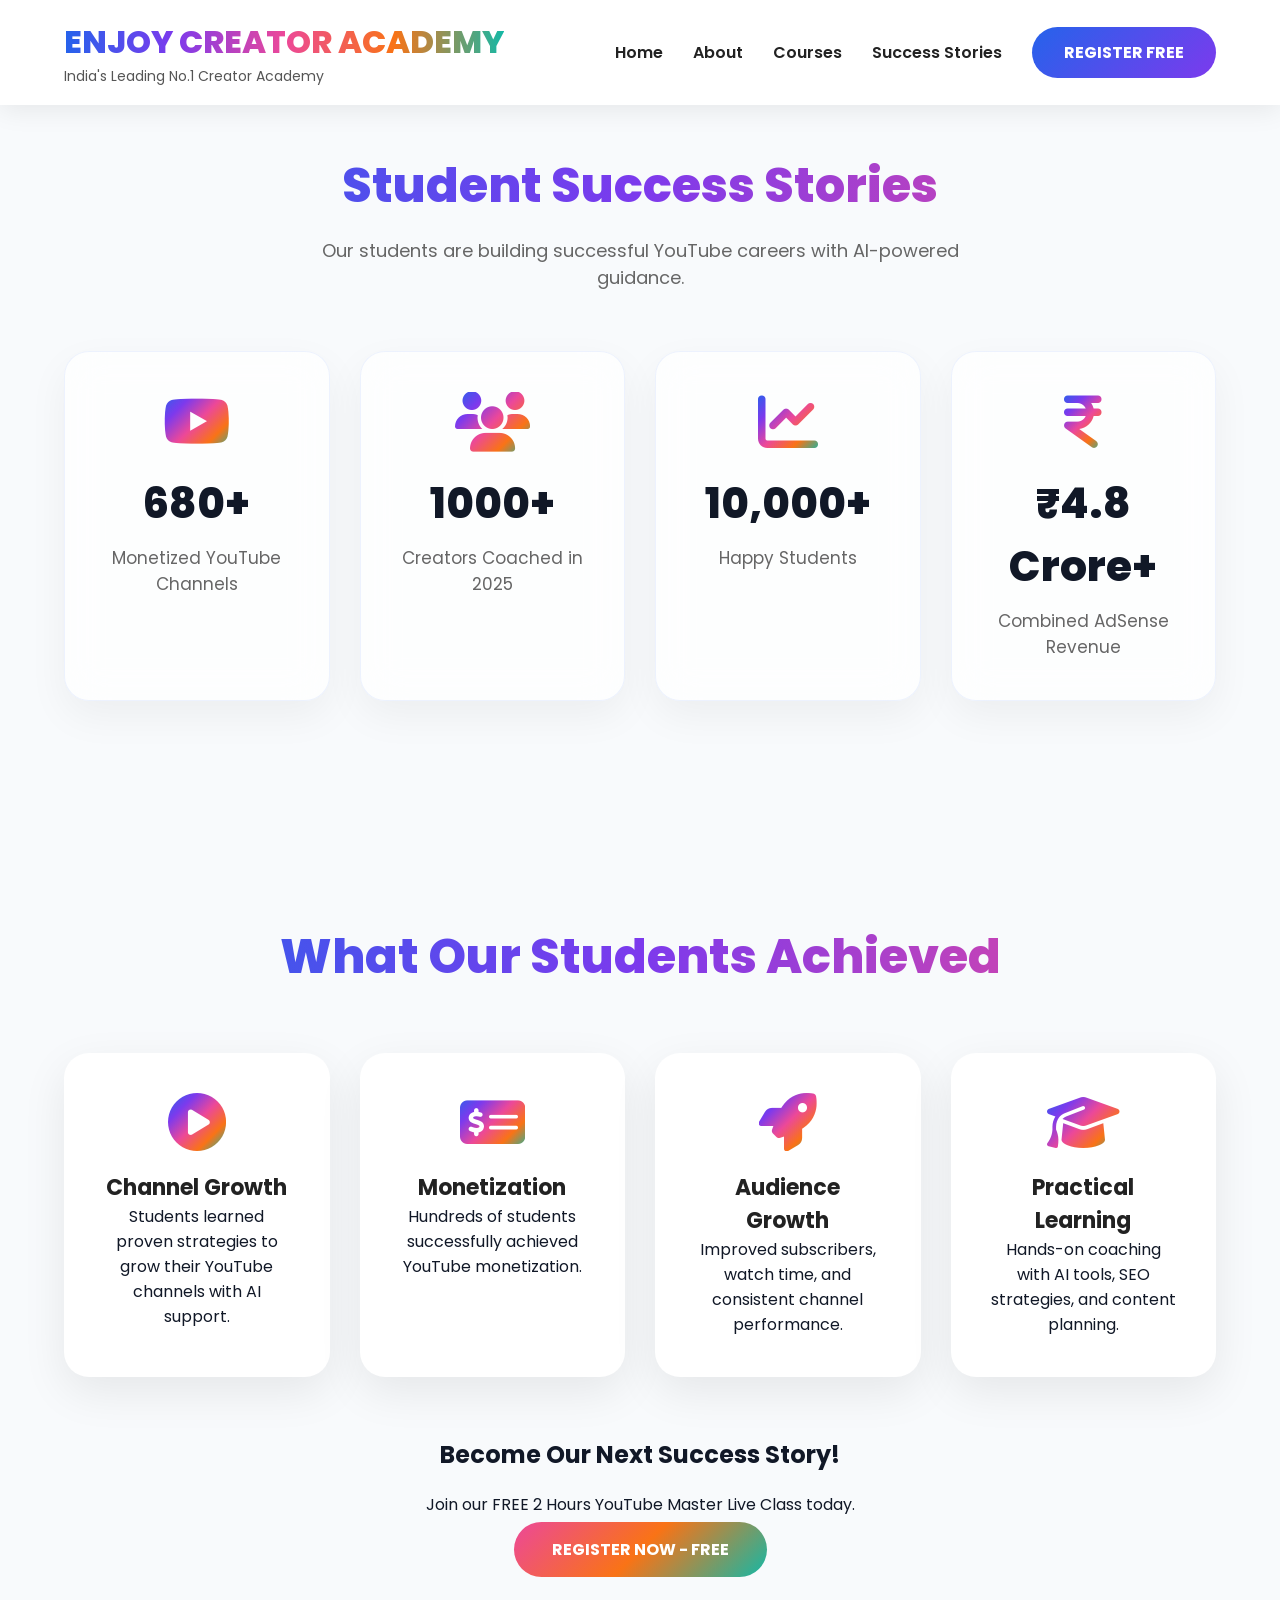
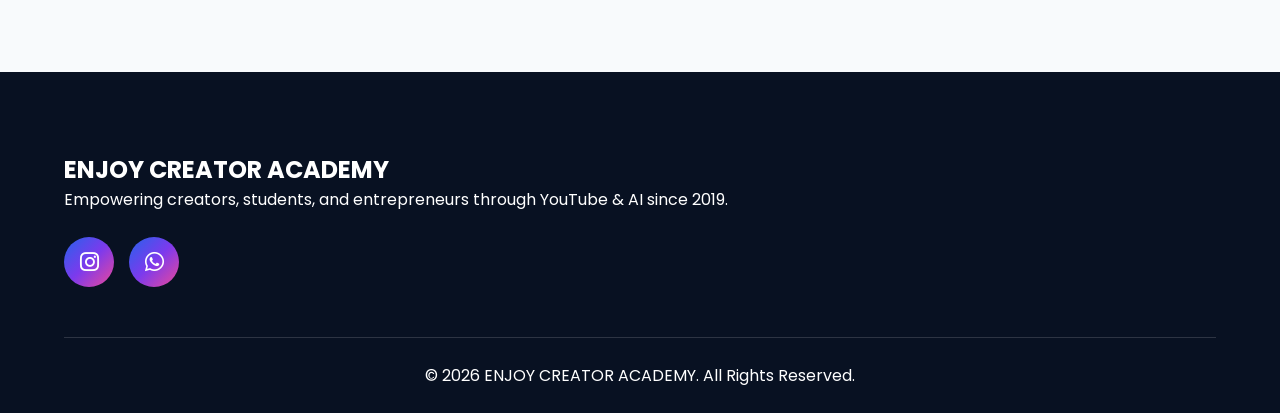
<file: success.html>
<!DOCTYPE html>
<html lang="en">

<head>

<meta charset="UTF-8">
<meta name="viewport" content="width=device-width, initial-scale=1.0">

<title>Success Stories | ENJOY CREATOR ACADEMY</title>

<link rel="stylesheet" href="style.css">

<link href="https://cdnjs.cloudflare.com/ajax/libs/font-awesome/6.7.2/css/all.min.css" rel="stylesheet">

</head>

<body>

<header>

<div class="container">

<div class="logo">

<h2>ENJOY CREATOR ACADEMY</h2>

<p>India's Leading No.1 Creator Academy</p>

</div>

<nav>

<ul>

<li><a href="index.html">Home</a></li>

<li><a href="about.html">About</a></li>

<li><a href="courses.html">Courses</a></li>

<li><a href="success.html">Success Stories</a></li>

<li><a href="register.html" class="register-btn">REGISTER FREE</a></li>

</ul>

</nav>

</div>

</header>

<section class="achievement" style="padding-top:150px;">

<div class="container">

<div class="section-title">

<h2>Student Success Stories</h2>

<p>Our students are building successful YouTube careers with AI-powered guidance.</p>

</div>

<div class="achievement-grid">

<div class="achievement-card">

<i class="fab fa-youtube"></i>

<h3>680+</h3>

<p>Monetized YouTube Channels</p>

</div>

<div class="achievement-card">

<i class="fas fa-users"></i>

<h3>1000+</h3>

<p>Creators Coached in 2025</p>

</div>

<div class="achievement-card">

<i class="fas fa-chart-line"></i>

<h3>10,000+</h3>

<p>Happy Students</p>

</div>

<div class="achievement-card">

<i class="fas fa-indian-rupee-sign"></i>

<h3>₹4.8 Crore+</h3>

<p>Combined AdSense Revenue</p>

</div>

</div>

</div>

</section>

<section class="services">

<div class="container">

<div class="section-title">

<h2>What Our Students Achieved</h2>

</div>

<div class="service-grid">

<div class="service-card">

<i class="fas fa-play-circle"></i>

<h3>Channel Growth</h3>

<p>Students learned proven strategies to grow their YouTube channels with AI support.</p>

</div>

<div class="service-card">

<i class="fas fa-money-check-dollar"></i>

<h3>Monetization</h3>

<p>Hundreds of students successfully achieved YouTube monetization.</p>

</div>

<div class="service-card">

<i class="fas fa-rocket"></i>

<h3>Audience Growth</h3>

<p>Improved subscribers, watch time, and consistent channel performance.</p>

</div>

<div class="service-card">

<i class="fas fa-graduation-cap"></i>

<h3>Practical Learning</h3>

<p>Hands-on coaching with AI tools, SEO strategies, and content planning.</p>

</div>

</div>

<div style="text-align:center;margin-top:60px;">

<h2>Become Our Next Success Story!</h2>

<p style="margin:20px 0;">
Join our FREE 2 Hours YouTube Master Live Class today.
</p>

<a href="register.html" class="btn-primary">

REGISTER NOW - FREE

</a>

</div>

</div>

</section>

<footer class="footer">

<div class="container">

<h2>ENJOY CREATOR ACADEMY</h2>

<p>
Empowering creators, students, and entrepreneurs through YouTube & AI since 2019.
</p>

<div class="social-icons">

<a href="https://www.instagram.com/enjoycreatoracademy?igsh=czloaXUwMWpkYmtv" target="_blank">

<i class="fab fa-instagram"></i>

</a>

<a href="https://wa.me/919344697851" target="_blank">

<i class="fab fa-whatsapp"></i>

</a>

</div>

<hr>

<p style="text-align:center;margin-top:20px;">

© 2026 ENJOY CREATOR ACADEMY. All Rights Reserved.

</p>

</div>

</footer>

</body>

</html>
</file>
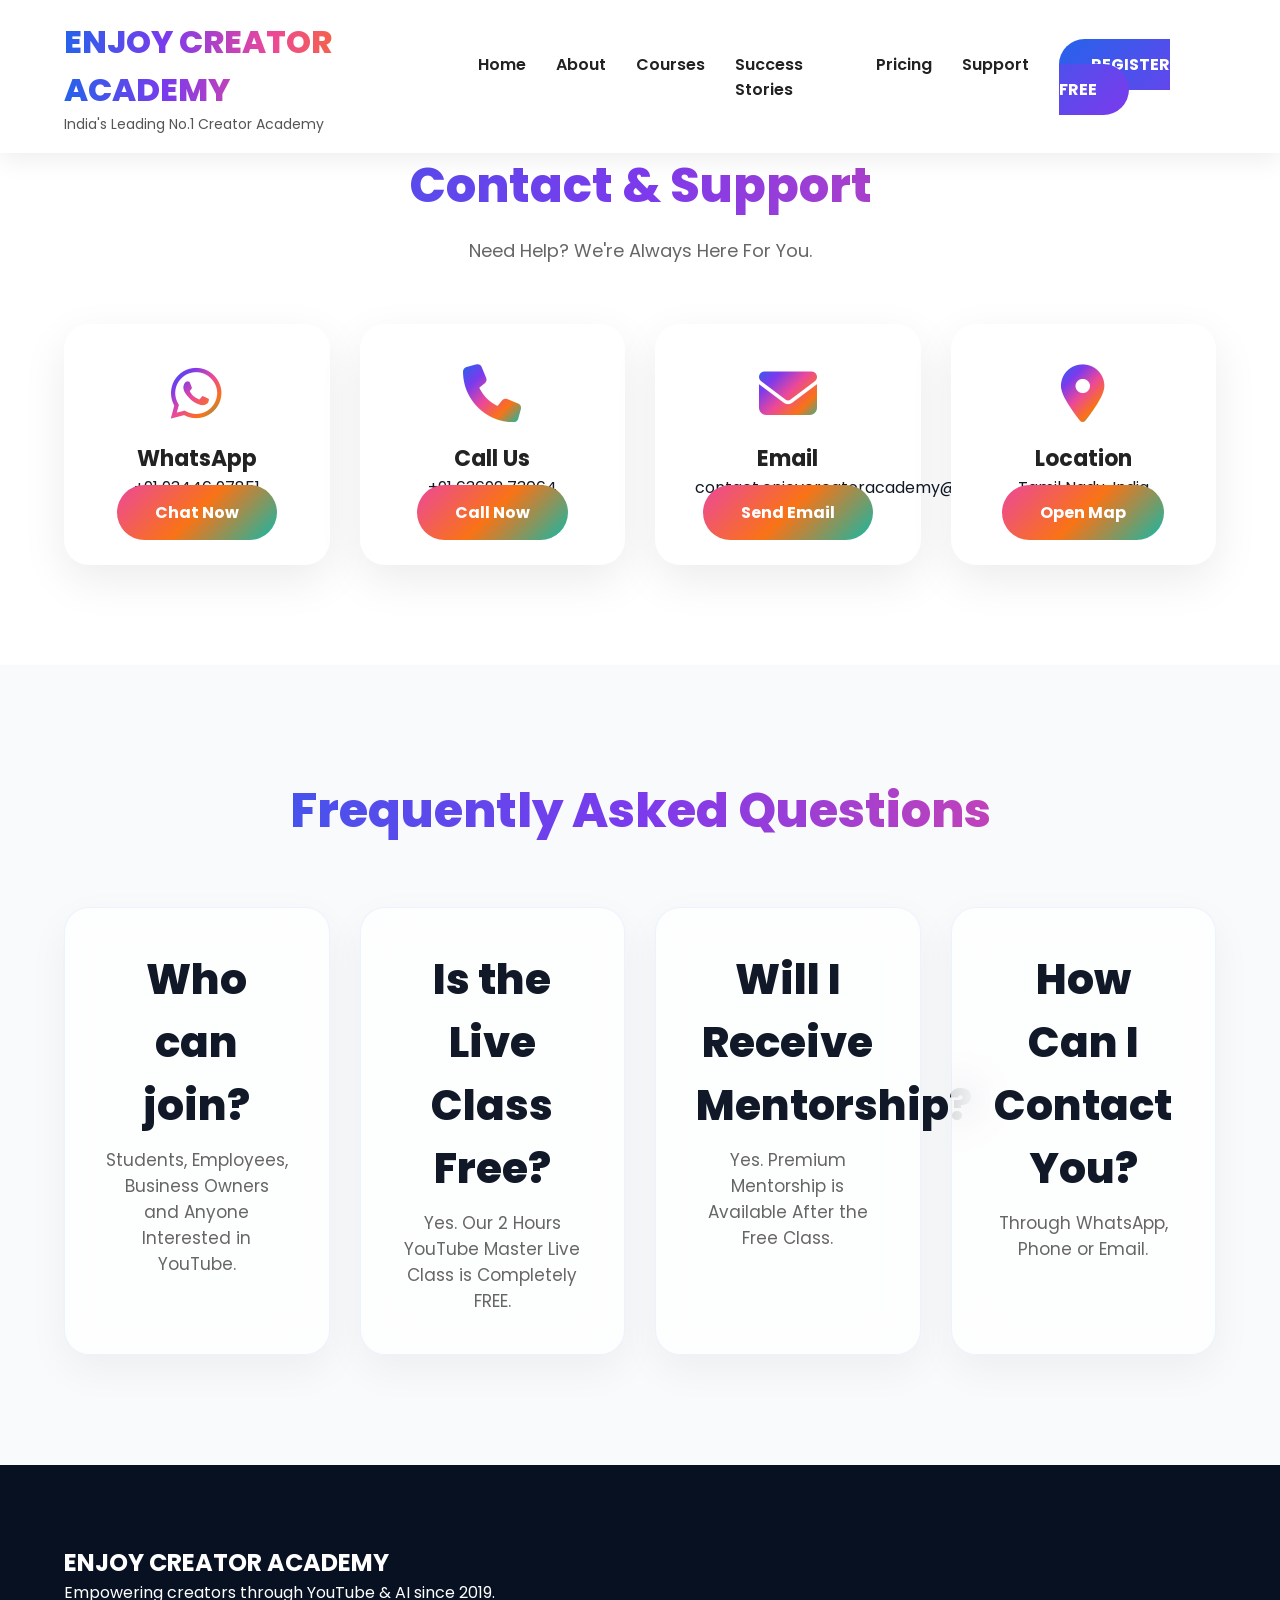
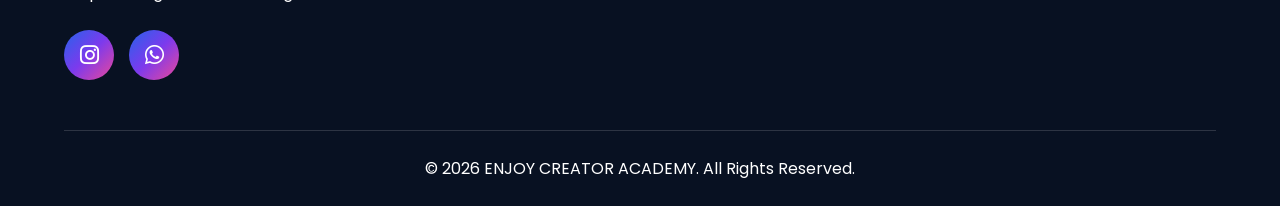
<file: support.html>
<!DOCTYPE html>
<html lang="en">

<head>

<meta charset="UTF-8">

<meta name="viewport" content="width=device-width, initial-scale=1.0">

<title>Support | ENJOY CREATOR ACADEMY</title>

<link rel="stylesheet" href="style.css">

<link rel="stylesheet"
href="https://cdnjs.cloudflare.com/ajax/libs/font-awesome/6.7.2/css/all.min.css">

</head>

<body>

<header>

<div class="container">

<div class="logo">

<h2>ENJOY CREATOR ACADEMY</h2>

<p>India's Leading No.1 Creator Academy</p>

</div>

<nav>

<ul>

<li><a href="index.html">Home</a></li>

<li><a href="about.html">About</a></li>

<li><a href="courses.html">Courses</a></li>

<li><a href="success.html">Success Stories</a></li>

<li><a href="pricing.html">Pricing</a></li>

<li><a href="support.html">Support</a></li>

<li>

<a href="register.html" class="register-btn">

REGISTER FREE

</a>

</li>

</ul>

</nav>

</div>

</header>

<section class="about" style="padding-top:150px;">

<div class="container">

<div class="section-title">

<h2>Contact & Support</h2>

<p>

Need Help? We're Always Here For You.

</p>

</div>

<div class="service-grid">

<div class="service-card">

<i class="fab fa-whatsapp"></i>

<h3>WhatsApp</h3>

<p>

+91 93446 97851

</p>

<a href="https://wa.me/919344697851"

class="btn-primary">

Chat Now

</a>

</div>

<div class="service-card">

<i class="fas fa-phone"></i>

<h3>Call Us</h3>

<p>

+91 63692 73064

</p>

<a href="tel:+916369273064"

class="btn-primary">

Call Now

</a>

</div>

<div class="service-card">

<i class="fas fa-envelope"></i>

<h3>Email</h3>

<p>

contact.enjoycreatoracademy@gmail.com

</p>

<a href="mailto:contact.enjoycreatoracademy@gmail.com"

class="btn-primary">

Send Email

</a>

</div>

<div class="service-card">

<i class="fas fa-location-dot"></i>

<h3>Location</h3>

<p>

Tamil Nadu, India

</p>

<a href="https://maps.google.com"

target="_blank"

class="btn-primary">

Open Map

</a>

</div>

</div>

</div>

</section>

<section class="services">

<div class="container">

<div class="section-title">

<h2>Frequently Asked Questions</h2>

</div>

<div class="achievement-grid">

<div class="achievement-card">

<h3>Who can join?</h3>

<p>

Students, Employees, Business Owners and Anyone Interested in YouTube.

</p>

</div>

<div class="achievement-card">

<h3>Is the Live Class Free?</h3>

<p>

Yes. Our 2 Hours YouTube Master Live Class is Completely FREE.

</p>

</div>

<div class="achievement-card">

<h3>Will I Receive Mentorship?</h3>

<p>

Yes. Premium Mentorship is Available After the Free Class.

</p>

</div>

<div class="achievement-card">

<h3>How Can I Contact You?</h3>

<p>

Through WhatsApp, Phone or Email.

</p>

</div>

</div>

</div>

</section>

<footer class="footer">

<div class="container">

<h2>ENJOY CREATOR ACADEMY</h2>

<p>

Empowering creators through YouTube & AI since 2019.

</p>

<div class="social-icons">

<a href="https://www.instagram.com/enjoycreatoracademy?igsh=czloaXUwMWpkYmtv">

<i class="fab fa-instagram"></i>

</a>

<a href="https://wa.me/919344697851">

<i class="fab fa-whatsapp"></i>

</a>

</div>

<hr>

<p style="text-align:center;">

© 2026 ENJOY CREATOR ACADEMY. All Rights Reserved.

</p>

</div>

</footer>

</body>

</html>
</file>
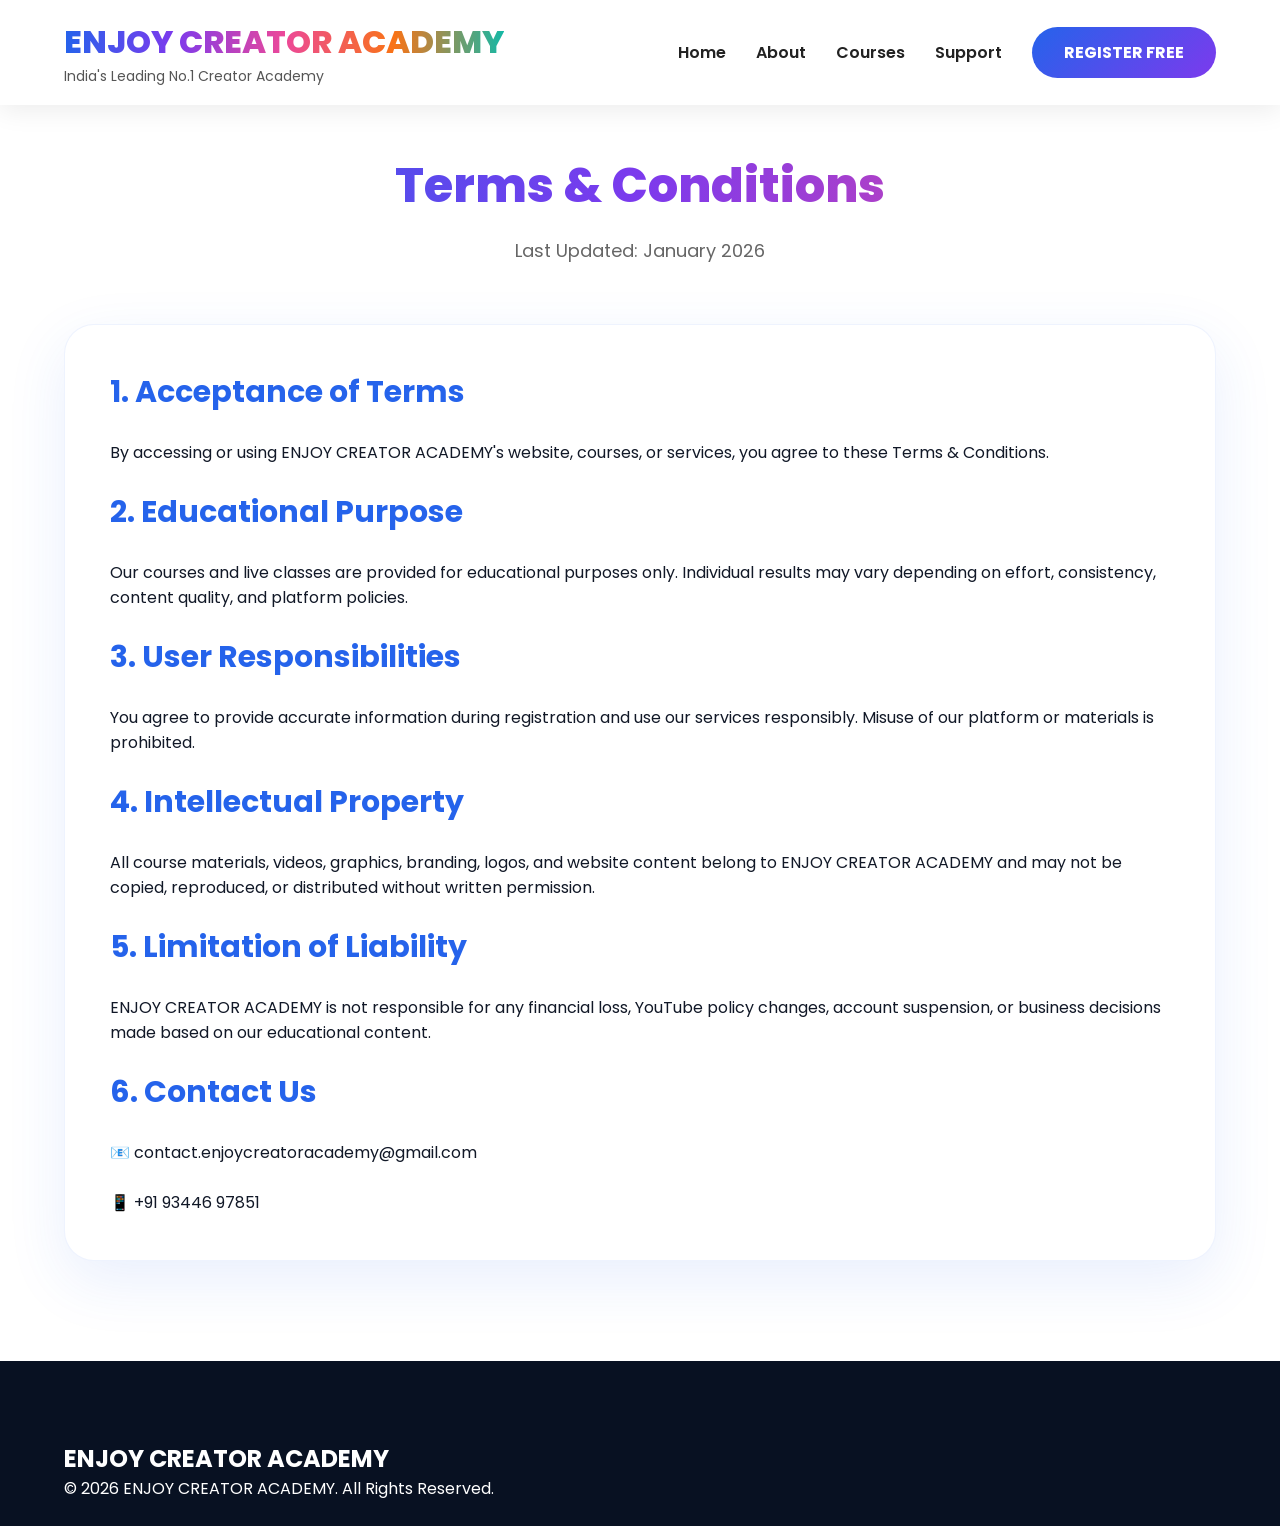
<file: terms.html>
<!DOCTYPE html>
<html lang="en">

<head>

<meta charset="UTF-8">
<meta name="viewport" content="width=device-width, initial-scale=1.0">

<title>Terms & Conditions | ENJOY CREATOR ACADEMY</title>

<link rel="stylesheet" href="style.css">

<link rel="stylesheet"
href="https://cdnjs.cloudflare.com/ajax/libs/font-awesome/6.7.2/css/all.min.css">

</head>

<body>

<header>

<div class="container">

<div class="logo">

<h2>ENJOY CREATOR ACADEMY</h2>

<p>India's Leading No.1 Creator Academy</p>

</div>

<nav>

<ul>

<li><a href="index.html">Home</a></li>
<li><a href="about.html">About</a></li>
<li><a href="courses.html">Courses</a></li>
<li><a href="support.html">Support</a></li>

<li>

<a href="register.html" class="register-btn">

REGISTER FREE

</a>

</li>

</ul>

</nav>

</div>

</header>

<section class="about" style="padding-top:150px;">

<div class="container">

<div class="section-title">

<h2>Terms & Conditions</h2>

<p>Last Updated: January 2026</p>

</div>

<div class="syllabus">

<h3>1. Acceptance of Terms</h3>

<p>

By accessing or using ENJOY CREATOR ACADEMY's website, courses, or services, you agree to these Terms & Conditions.

</p>

<br>

<h3>2. Educational Purpose</h3>

<p>

Our courses and live classes are provided for educational purposes only. Individual results may vary depending on effort, consistency, content quality, and platform policies.

</p>

<br>

<h3>3. User Responsibilities</h3>

<p>

You agree to provide accurate information during registration and use our services responsibly. Misuse of our platform or materials is prohibited.

</p>

<br>

<h3>4. Intellectual Property</h3>

<p>

All course materials, videos, graphics, branding, logos, and website content belong to ENJOY CREATOR ACADEMY and may not be copied, reproduced, or distributed without written permission.

</p>

<br>

<h3>5. Limitation of Liability</h3>

<p>

ENJOY CREATOR ACADEMY is not responsible for any financial loss, YouTube policy changes, account suspension, or business decisions made based on our educational content.

</p>

<br>

<h3>6. Contact Us</h3>

<p>

📧 contact.enjoycreatoracademy@gmail.com

<br><br>

📱 +91 93446 97851

</p>

</div>

</div>

</section>

<footer class="footer">

<div class="container">

<h2>ENJOY CREATOR ACADEMY</h2>

<p>

© 2026 ENJOY CREATOR ACADEMY. All Rights Reserved.

</p>

</div>

</footer>

</body>

</html>
</file>
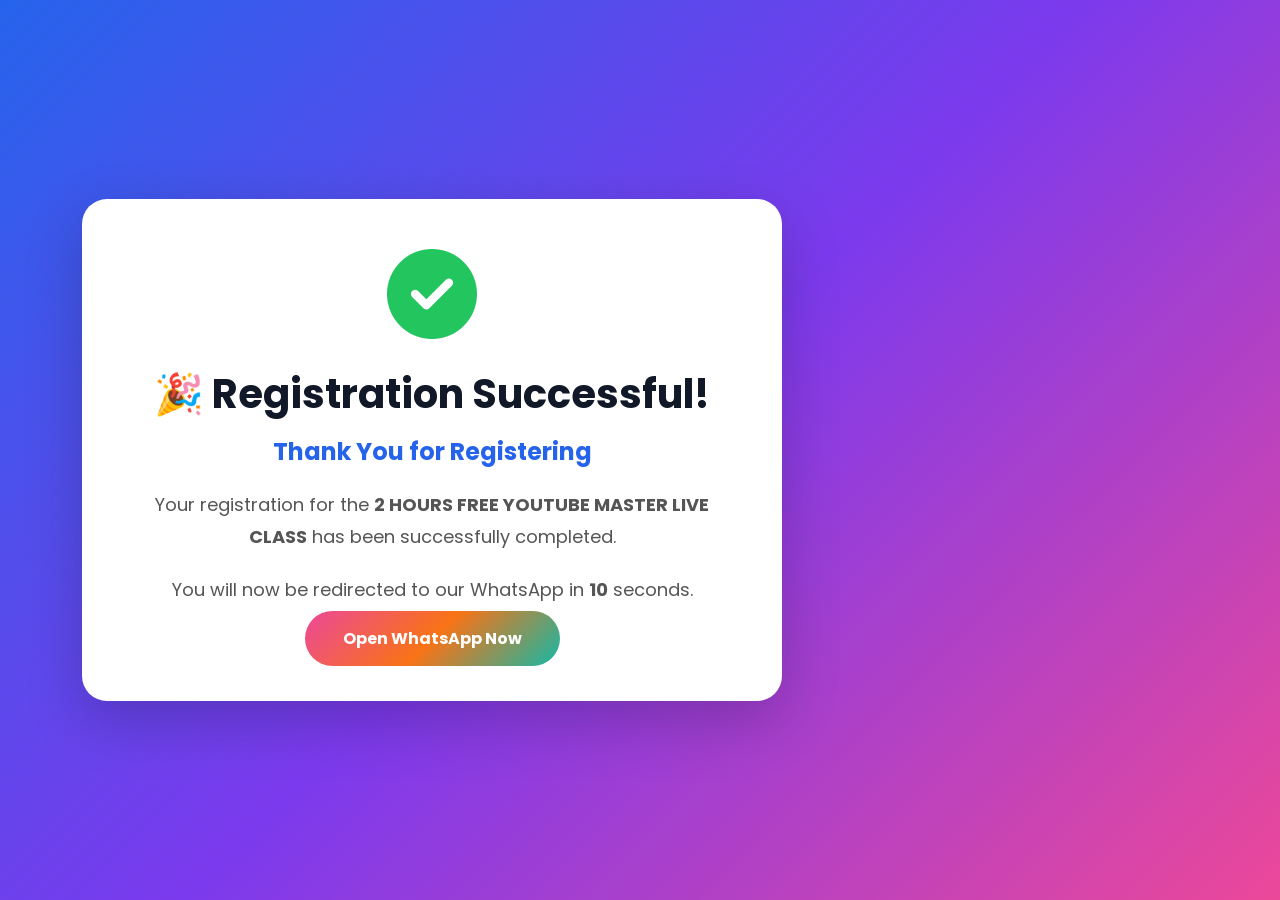
<file: thankyou.html>
<!DOCTYPE html>
<html lang="en">

<head>

<meta charset="UTF-8">

<meta name="viewport" content="width=device-width, initial-scale=1.0">

<title>Registration Successful | ENJOY CREATOR ACADEMY</title>

<link rel="stylesheet" href="style.css">

<link href="https://cdnjs.cloudflare.com/ajax/libs/font-awesome/6.7.2/css/all.min.css" rel="stylesheet">

</head>

<body onload="startRedirect()">

<section class="thankyou-page">

<div class="container">

<div class="thankyou-card">

<i class="fas fa-circle-check success-icon"></i>

<h1>🎉 Registration Successful!</h1>

<h2>Thank You for Registering</h2>

<p>

Your registration for the

<strong>2 HOURS FREE YOUTUBE MASTER LIVE CLASS</strong>

has been successfully completed.

</p>

<p>

You will now be redirected to our WhatsApp in

<strong><span id="countdown">10</span></strong>

seconds.

</p>

<a href="https://wa.me/919344697851?text=I%20HAVE%20BEEN%20SUCCESSFULLY%20REGISTERED%20FOR%202%20HOUR%20FREE%20CLASS"

class="btn-primary">

Open WhatsApp Now

</a>

</div>

</div>

</section>

<script src="script.js"></script>

</body>

</html>
</file>
<file: style.css>
/* ===================================
   ENJOY CREATOR ACADEMY
   PREMIUM CSS - PART 1
=================================== */

@import url('https://fonts.googleapis.com/css2?family=Poppins:wght@300;400;500;600;700;800&display=swap');

:root{

--blue:#2563EB;
--purple:#7C3AED;
--pink:#EC4899;
--orange:#F97316;
--teal:#14B8A6;
--white:#FFFFFF;
--dark:#081122;
--light:#F8FAFC;

}

*{

margin:0;
padding:0;
box-sizing:border-box;
scroll-behavior:smooth;

}

body{

font-family:'Poppins',sans-serif;
background:var(--light);
color:#111827;
overflow-x:hidden;

}

img{

max-width:100%;
display:block;

}

a{

text-decoration:none;

}

.container{

width:90%;
max-width:1200px;
margin:auto;

}

/* ================= NAVBAR ================= */

header{

position:fixed;
top:0;
left:0;
width:100%;
z-index:999;

background:rgba(255,255,255,.90);

backdrop-filter:blur(20px);

box-shadow:0 5px 25px rgba(0,0,0,.08);

}

header .container{

display:flex;
justify-content:space-between;
align-items:center;
padding:18px 0;

}

.logo h2{

font-size:32px;

font-weight:800;

background:linear-gradient(
90deg,
var(--blue),
var(--purple),
var(--pink),
var(--orange),
var(--teal)
);

-webkit-background-clip:text;
-webkit-text-fill-color:transparent;

}

.logo p{

font-size:14px;

color:#555;

}

nav ul{

display:flex;
gap:30px;
list-style:none;

}

nav ul li a{

color:#222;

font-weight:600;

transition:.3s;

}

nav ul li a:hover{

color:var(--purple);

}

.register-btn{

padding:14px 32px;

border-radius:50px;

font-weight:700;

color:white;

background:linear-gradient(
135deg,
var(--blue),
var(--purple)
);

transition:.4s;

}

.register-btn:hover{

transform:translateY(-4px);

box-shadow:0 15px 30px rgba(37,99,235,.30);

}

/* ================= HERO ================= */

.hero{

padding:160px 8% 90px;

display:grid;

grid-template-columns:1fr 1fr;

align-items:center;

gap:60px;

}

.hero h1{

font-size:64px;

font-weight:800;

line-height:1.2;

margin-bottom:20px;

}

.hero h1 span{

background:linear-gradient(
90deg,
var(--blue),
var(--purple),
var(--pink),
var(--orange),
var(--teal)
);

-webkit-background-clip:text;

-webkit-text-fill-color:transparent;

}

.hero h2{

font-size:28px;

margin-bottom:20px;

color:var(--blue);

}

.hero p{

font-size:18px;

color:#555;

line-height:1.8;

margin-bottom:35px;

}

.hero-buttons{

display:flex;

gap:20px;

}

.btn-primary{

padding:16px 38px;

border-radius:50px;

font-weight:700;

color:white;

background:linear-gradient(
135deg,
var(--pink),
var(--orange),
var(--teal)
);

transition:.4s;

}

.btn-primary:hover{

transform:translateY(-5px);

box-shadow:0 20px 40px rgba(236,72,153,.35);

}

.btn-secondary{

padding:16px 38px;

border-radius:50px;

font-weight:700;

border:2px solid var(--blue);

color:var(--blue);

transition:.4s;

}

.btn-secondary:hover{

background:var(--blue);

color:white;

}

.hero-image img{

animation:float 4s ease infinite;

}

@keyframes float{

0%{

transform:translateY(0px);

}

50%{

transform:translateY(-20px);

}

100%{

transform:translateY(0px);

}

}/* ===================================
   ABOUT SECTION
=================================== */

.about{

padding:100px 0;

background:#ffffff;

}

.section-title{

text-align:center;

margin-bottom:60px;

}

.section-title h2{

font-size:48px;

font-weight:800;

background:linear-gradient(
90deg,
var(--blue),
var(--purple),
var(--pink)
);

-webkit-background-clip:text;
-webkit-text-fill-color:transparent;

margin-bottom:15px;

}

.section-title p{

font-size:18px;

color:#666;

max-width:700px;

margin:auto;

}

.about-content{

display:grid;

grid-template-columns:1fr 1fr;

gap:70px;

align-items:center;

}

.about-text h3{

font-size:36px;

margin-bottom:25px;

color:var(--blue);

}

.about-text p{

font-size:17px;

color:#555;

line-height:1.9;

margin-bottom:20px;

}

.about-image img{

border-radius:25px;

box-shadow:0 25px 60px rgba(37,99,235,.15);

transition:.5s;

}

.about-image img:hover{

transform:scale(1.03);

}

/* ===================================
   ACHIEVEMENT
=================================== */

.achievement{

padding:110px 0;

background:#F8FAFC;

}

.achievement-grid{

display:grid;

grid-template-columns:repeat(auto-fit,minmax(250px,1fr));

gap:30px;

}

.achievement-card{

background:rgba(255,255,255,.75);

backdrop-filter:blur(20px);

padding:40px;

border-radius:25px;

text-align:center;

transition:.4s;

border:1px solid rgba(37,99,235,.08);

box-shadow:0 15px 40px rgba(0,0,0,.05);

}

.achievement-card:hover{

transform:translateY(-12px);

box-shadow:0 25px 55px rgba(37,99,235,.18);

}

.achievement-card i{

font-size:60px;

margin-bottom:20px;

background:linear-gradient(
135deg,
var(--blue),
var(--purple),
var(--pink),
var(--orange),
var(--teal)
);

-webkit-background-clip:text;

-webkit-text-fill-color:transparent;

}

.achievement-card h3{

font-size:42px;

font-weight:800;

margin-bottom:10px;

color:#111827;

}

.achievement-card p{

font-size:17px;

color:#666;

}

/* ===================================
   STATS
=================================== */

.stats{

padding:80px 0;

display:grid;

grid-template-columns:repeat(4,1fr);

gap:30px;

}

.stat-box{

background:linear-gradient(
135deg,
var(--blue),
var(--purple)
);

color:white;

padding:45px;

border-radius:25px;

text-align:center;

transition:.4s;

}

.stat-box:hover{

transform:translateY(-10px);

}

.stat-box h2{

font-size:48px;

font-weight:800;

margin-bottom:12px;

}

.stat-box p{

font-size:18px;

}

/* ===================================
   WHY CHOOSE US
=================================== */

.why-us{

padding:110px 0;

background:#ffffff;

}

.features{

display:grid;

grid-template-columns:repeat(auto-fit,minmax(260px,1fr));

gap:30px;

}

.feature-box{

padding:40px;

border-radius:25px;

background:white;

box-shadow:0 15px 40px rgba(0,0,0,.08);

transition:.4s;

text-align:center;

}

.feature-box:hover{

transform:translateY(-10px);

}

.feature-box i{

font-size:60px;

margin-bottom:20px;

background:linear-gradient(
135deg,
var(--orange),
var(--pink),
var(--purple)
);

-webkit-background-clip:text;

-webkit-text-fill-color:transparent;

}

.feature-box h3{

font-size:24px;

margin-bottom:15px;

color:#111827;

}

.feature-box p{

color:#666;

line-height:1.8;

}/* ===================================
   LIVE CLASS SECTION
=================================== */

.live-class{

padding:110px 0;

background:linear-gradient(135deg,#EEF7FF,#FFFFFF);

}

.class-content{

display:grid;

grid-template-columns:1fr 1fr;

gap:60px;

align-items:center;

}

.syllabus{

background:#fff;

padding:45px;

border-radius:30px;

box-shadow:0 20px 60px rgba(37,99,235,.10);

border:1px solid rgba(37,99,235,.08);

transition:.4s;

}

.syllabus:hover{

transform:translateY(-8px);

}

.syllabus h3{

font-size:30px;

margin-bottom:25px;

color:var(--blue);

}

.syllabus ul{

list-style:none;

}

.syllabus ul li{

padding:16px 0;

font-size:18px;

color:#444;

border-bottom:1px solid #ececec;

}

.register-big-btn{

display:inline-block;

margin-top:35px;

padding:18px 45px;

border-radius:50px;

font-size:18px;

font-weight:700;

color:#fff;

background:linear-gradient(135deg,var(--pink),var(--orange),var(--teal));

background-size:250%;

transition:.5s;

}

.register-big-btn:hover{

background-position:right;

transform:translateY(-5px);

box-shadow:0 20px 45px rgba(236,72,153,.30);

}

.limited{

margin-top:18px;

font-size:17px;

font-weight:600;

color:var(--orange);

}

/* ===================================
   SUCCESS SECTION
=================================== */

.success{

padding:100px 0;

}

.success-box{

text-align:center;

padding:70px;

border-radius:30px;

background:linear-gradient(135deg,var(--blue),var(--purple));

color:#fff;

}

.success-box h2{

font-size:42px;

margin-bottom:20px;

}

.success-box p{

font-size:19px;

line-height:1.9;

max-width:900px;

margin:auto auto 30px;

}

/* ===================================
   SERVICES
=================================== */

.services{

padding:110px 0;

background:#F8FAFC;

}

.service-grid{

display:grid;

grid-template-columns:repeat(auto-fit,minmax(260px,1fr));

gap:30px;

}

.service-card{

background:#fff;

padding:40px;

border-radius:25px;

text-align:center;

box-shadow:0 15px 45px rgba(0,0,0,.08);

transition:.4s;

cursor:pointer;

}

.service-card:hover{

transform:translateY(-12px);

box-shadow:0 30px 60px rgba(37,99,235,.15);

}

.service-card i{

font-size:58px;

margin-bottom:20px;

background:linear-gradient(
135deg,
var(--blue),
var(--purple),
var(--pink),
var(--orange),
var(--teal)
);

-webkit-background-clip:text;

-webkit-text-fill-color:transparent;

}

.service-card h3{

font-size:22px;

color:#222;

}

/* ===================================
   RESPONSIVE
=================================== */

@media(max-width:992px){

.hero,
.about-content,
.class-content{

grid-template-columns:1fr;

text-align:center;

}

.stats{

grid-template-columns:repeat(2,1fr);

}

.hero{

padding-top:140px;

}

.hero h1{

font-size:48px;

}

.section-title h2{

font-size:40px;

}

}

@media(max-width:768px){

nav{

display:none;

}

.hero h1{

font-size:38px;

}

.hero h2{

font-size:24px;

}

.stats{

grid-template-columns:1fr;

}

.hero-buttons{

flex-direction:column;

}

.btn-primary,
.btn-secondary,
.register-big-btn{

width:100%;

text-align:center;

}

.section-title h2{

font-size:32px;

}

.about-text h3{

font-size:28px;

}

.syllabus{

padding:30px;

}

}/* ===================================
   FOOTER
=================================== */

.footer{

background:#081122;

color:#ffffff;

padding:80px 0 25px;

}

.footer-grid{

display:grid;

grid-template-columns:repeat(auto-fit,minmax(250px,1fr));

gap:40px;

}

.footer-column h2{

font-size:30px;

margin-bottom:20px;

background:linear-gradient(
90deg,
var(--blue),
var(--purple),
var(--pink),
var(--orange),
var(--teal)
);

-webkit-background-clip:text;
-webkit-text-fill-color:transparent;

}

.footer-column h3{

margin-bottom:20px;

font-size:22px;

}

.footer-column p{

color:#d1d5db;

line-height:1.8;

margin-bottom:15px;

}

.footer-column ul{

list-style:none;

}

.footer-column ul li{

margin-bottom:12px;

}

.footer-column ul li a{

color:#d1d5db;

transition:.3s;

}

.footer-column ul li a:hover{

color:var(--teal);

padding-left:8px;

}

.footer-column a{

color:#d1d5db;

}

.footer-column a:hover{

color:var(--orange);

}

.social-icons{

display:flex;

gap:15px;

margin-top:25px;

}

.social-icons a{

width:50px;

height:50px;

border-radius:50%;

display:flex;

justify-content:center;

align-items:center;

font-size:22px;

color:white;

background:linear-gradient(
135deg,
var(--blue),
var(--purple),
var(--pink)
);

transition:.4s;

}

.social-icons a:hover{

transform:translateY(-8px) rotate(360deg);

}

.footer hr{

margin:50px 0 25px;

border:none;

height:1px;

background:rgba(255,255,255,.15);

}

.copyright{

text-align:center;

color:#9ca3af;

font-size:15px;

}

/* ===================================
   FLOATING WHATSAPP
=================================== */

.floating-whatsapp{

position:fixed;

right:25px;

bottom:25px;

width:65px;

height:65px;

border-radius:50%;

display:flex;

justify-content:center;

align-items:center;

font-size:32px;

color:white;

background:#25D366;

box-shadow:0 15px 40px rgba(37,211,102,.35);

z-index:999;

animation:whatsapp 2s infinite;

transition:.3s;

}

.floating-whatsapp:hover{

transform:scale(1.12);

}

@keyframes whatsapp{

0%{

transform:scale(1);

}

50%{

transform:scale(1.12);

}

100%{

transform:scale(1);

}

}

/* ===================================
   SCROLL ANIMATION
=================================== */

section{

animation:fadeUp .9s ease;

}

@keyframes fadeUp{

from{

opacity:0;

transform:translateY(40px);

}

to{

opacity:1;

transform:translateY(0);

}

}

/* ===================================
   PREMIUM SCROLLBAR
=================================== */

::-webkit-scrollbar{

width:10px;

}

::-webkit-scrollbar-track{

background:#edf2f7;

}

::-webkit-scrollbar-thumb{

border-radius:20px;

background:linear-gradient(
180deg,
var(--blue),
var(--purple),
var(--pink),
var(--orange),
var(--teal)
);

}

/* ===================================
   SELECTION COLOR
=================================== */

::selection{

background:var(--purple);

color:white;

}/* THANK YOU PAGE */

.thankyou-page{

min-height:100vh;

display:flex;

justify-content:center;

align-items:center;

padding:60px 20px;

background:linear-gradient(135deg,#2563EB,#7C3AED,#EC4899);

}

.thankyou-card{

max-width:700px;

width:100%;

background:#fff;

padding:50px;

border-radius:25px;

text-align:center;

box-shadow:0 20px 60px rgba(0,0,0,.20);

}

.success-icon{

font-size:90px;

color:#22C55E;

margin-bottom:25px;

}

.thankyou-card h1{

font-size:40px;

margin-bottom:10px;

}

.thankyou-card h2{

color:#2563EB;

margin-bottom:20px;

}

.thankyou-card p{

font-size:18px;

color:#555;

line-height:1.8;

margin-bottom:20px;

}/* ==========================================
   PREMIUM MOBILE RESPONSIVE
========================================== */

@media screen and (max-width:768px){

.container{
width:92%;
}

header{
padding:12px 0;
}

.logo h2{
font-size:22px;
}

.logo p{
font-size:11px;
}

nav{
display:none;
}

.hero{
grid-template-columns:1fr;
text-align:center;
padding:120px 20px 60px;
gap:30px;
}

.hero h1{
font-size:34px;
line-height:1.3;
}

.hero h2{
font-size:22px;
}

.hero p{
font-size:16px;
}

.hero-buttons{
display:flex;
flex-direction:column;
gap:15px;
}

.btn-primary,
.btn-secondary,
.register-btn,
.register-big-btn{
width:100%;
text-align:center;
padding:15px;
font-size:17px;
}

.hero-image img{
width:90%;
margin:auto;
}

.about-content,
.class-content{
grid-template-columns:1fr;
gap:40px;
text-align:center;
}

.about-image img{
width:100%;
border-radius:20px;
}

.section-title h2{
font-size:32px;
}

.section-title p{
font-size:15px;
}

.achievement-grid,
.service-grid,
.features{
grid-template-columns:1fr;
gap:20px;
}

.achievement-card,
.service-card,
.feature-box,
.syllabus{
padding:25px;
}

.stats{
grid-template-columns:1fr;
gap:20px;
}

.stat-box{
padding:30px;
}

.footer-grid{
grid-template-columns:1fr;
text-align:center;
gap:30px;
}

.social-icons{
justify-content:center;
}

.footer-column ul{
padding:0;
}

.footer-column ul li{
list-style:none;
}

.floating-whatsapp{

width:58px;
height:58px;
font-size:28px;
right:15px;
bottom:15px;

}

input,
select,
textarea{

width:100%;
font-size:16px;
padding:14px;

}

.thankyou-card,
.register-card{

padding:30px 20px;

}

.success-box{

padding:35px 20px;

}

.success-box h2{

font-size:30px;

}

}

/* SMALL MOBILE */

@media screen and (max-width:480px){

.hero h1{

font-size:28px;

}

.hero h2{

font-size:19px;

}

.section-title h2{

font-size:28px;

}

.logo h2{

font-size:18px;

}

.btn-primary,
.btn-secondary,
.register-big-btn{

font-size:16px;

padding:14px;

}

}/* ===== PREMIUM REGISTER PAGE ===== */

.register-page{

min-height:100vh;

display:flex;

justify-content:center;

align-items:center;

padding:140px 20px 80px;

background:linear-gradient(135deg,#2563EB,#7C3AED,#EC4899,#F97316);

background-size:300%;

animation:bgMove 10s infinite alternate;

}

@keyframes bgMove{

0%{background-position:left;}

100%{background-position:right;}

}

.register-card{

width:100%;

max-width:650px;

background:rgba(255,255,255,.15);

backdrop-filter:blur(25px);

border:1px solid rgba(255,255,255,.25);

border-radius:30px;

padding:45px;

box-shadow:0 30px 80px rgba(0,0,0,.25);

}

.register-card h1{

text-align:center;

font-size:36px;

color:#fff;

margin-bottom:10px;

}

.register-card p{

text-align:center;

color:#f3f3f3;

margin-bottom:35px;

}

.input-box{

margin-bottom:22px;

}

.input-box label{

display:block;

margin-bottom:8px;

font-weight:600;

color:#fff;

}

.input-box input,

.input-box select{

width:100%;

padding:16px 20px;

border:none;

outline:none;

border-radius:14px;

font-size:16px;

background:rgba(255,255,255,.95);

transition:.3s;

}

.input-box input:focus,

.input-box select:focus{

transform:scale(1.02);

box-shadow:0 0 0 4px rgba(255,255,255,.25);

}

.register-card button{

width:100%;

padding:18px;

border:none;

border-radius:50px;

font-size:18px;

font-weight:700;

cursor:pointer;

color:#fff;

background:linear-gradient(90deg,#14B8A6,#2563EB,#7C3AED);

transition:.4s;

}

.register-card button:hover{

transform:translateY(-4px);

box-shadow:0 20px 40px rgba(0,0,0,.25);

}

.trust-box{

display:flex;

justify-content:space-between;

margin-top:30px;

text-align:center;

color:#fff;

font-weight:600;

font-size:15px;

}

.badge{

display:inline-block;

padding:8px 16px;

background
./* ===========================
   PREMIUM ECA FOOTER
=========================== */

footer{
background:#081120;
padding:70px 8%;
color:#fff;
border-top:4px solid transparent;
border-image:linear-gradient(90deg,#2563eb,#7c3aed,#ec4899,#f97316,#14b8a6);
border-image-slice:1;
}

.footer-container{
display:grid;
grid-template-columns:repeat(auto-fit,minmax(250px,1fr));
gap:50px;
}

.footer-logo h2{
font-size:34px;
font-weight:800;
line-height:1.2;
background:linear-gradient(90deg,#2563eb,#7c3aed,#ec4899,#f97316,#14b8a6);
-webkit-background-clip:text;
-webkit-text-fill-color:transparent;
}

.footer-logo p{
margin-top:15px;
color:#cbd5e1;
font-size:16px;
line-height:28px;
}

.footer-title{
font-size:22px;
margin-bottom:25px;
font-weight:700;
color:#fff;
position:relative;
}

.footer-title::after{
content:'';
width:70px;
height:4px;
background:linear-gradient(90deg,#2563eb,#7c3aed,#ec4899,#f97316,#14b8a6);
display:block;
margin-top:10px;
border-radius:30px;
}

.footer-links{
list-style:none;
padding:0;
}

.footer-links li{
margin:14px 0;
}

.footer-links a{
text-decoration:none;
color:#cbd5e1;
transition:.3s;
font-size:17px;
}

.footer-links a:hover{
padding-left:8px;
color:#14b8a6;
}

.contact-item{
display:flex;
align-items:center;
gap:12px;
margin:16px 0;
font-size:17px;
color:#cbd5e1;
}

.contact-item i{
font-size:20px;
width:42px;
height:42px;
display:flex;
align-items:center;
justify-content:center;
border-radius:50%;
background:linear-gradient(135deg,#2563eb,#7c3aed,#ec4899,#f97316,#14b8a6);
color:#fff;
}

.social-icons{
display:flex;
gap:15px;
margin-top:25px;
}

.social-icons a{
width:52px;
height:52px;
display:flex;
justify-content:center;
align-items:center;
border-radius:50%;
background:linear-gradient(135deg,#2563eb,#7c3aed,#ec4899,#f97316,#14b8a6);
color:#fff;
font-size:22px;
transition:.35s;
text-decoration:none;
}

.social-icons a:hover{
transform:translateY(-6px) scale(1.1);
box-shadow:0 10px 25px rgba(124,58,237,.45);
}

.footer-bottom{
margin-top:60px;
padding-top:25px;
text-align:center;
border-top:1px solid rgba(255,255,255,.15);
color:#94a3b8;
font-size:15px;
}

@media(max-width:768px){

footer{
padding:55px 25px;
text-align:left;
}

.footer-container{
grid-template-columns:1fr;
gap:35px;
}

.footer-logo h2{
font-size:28px;
}

.social-icons{
justify-content:flex-start;
}

}
</file>
